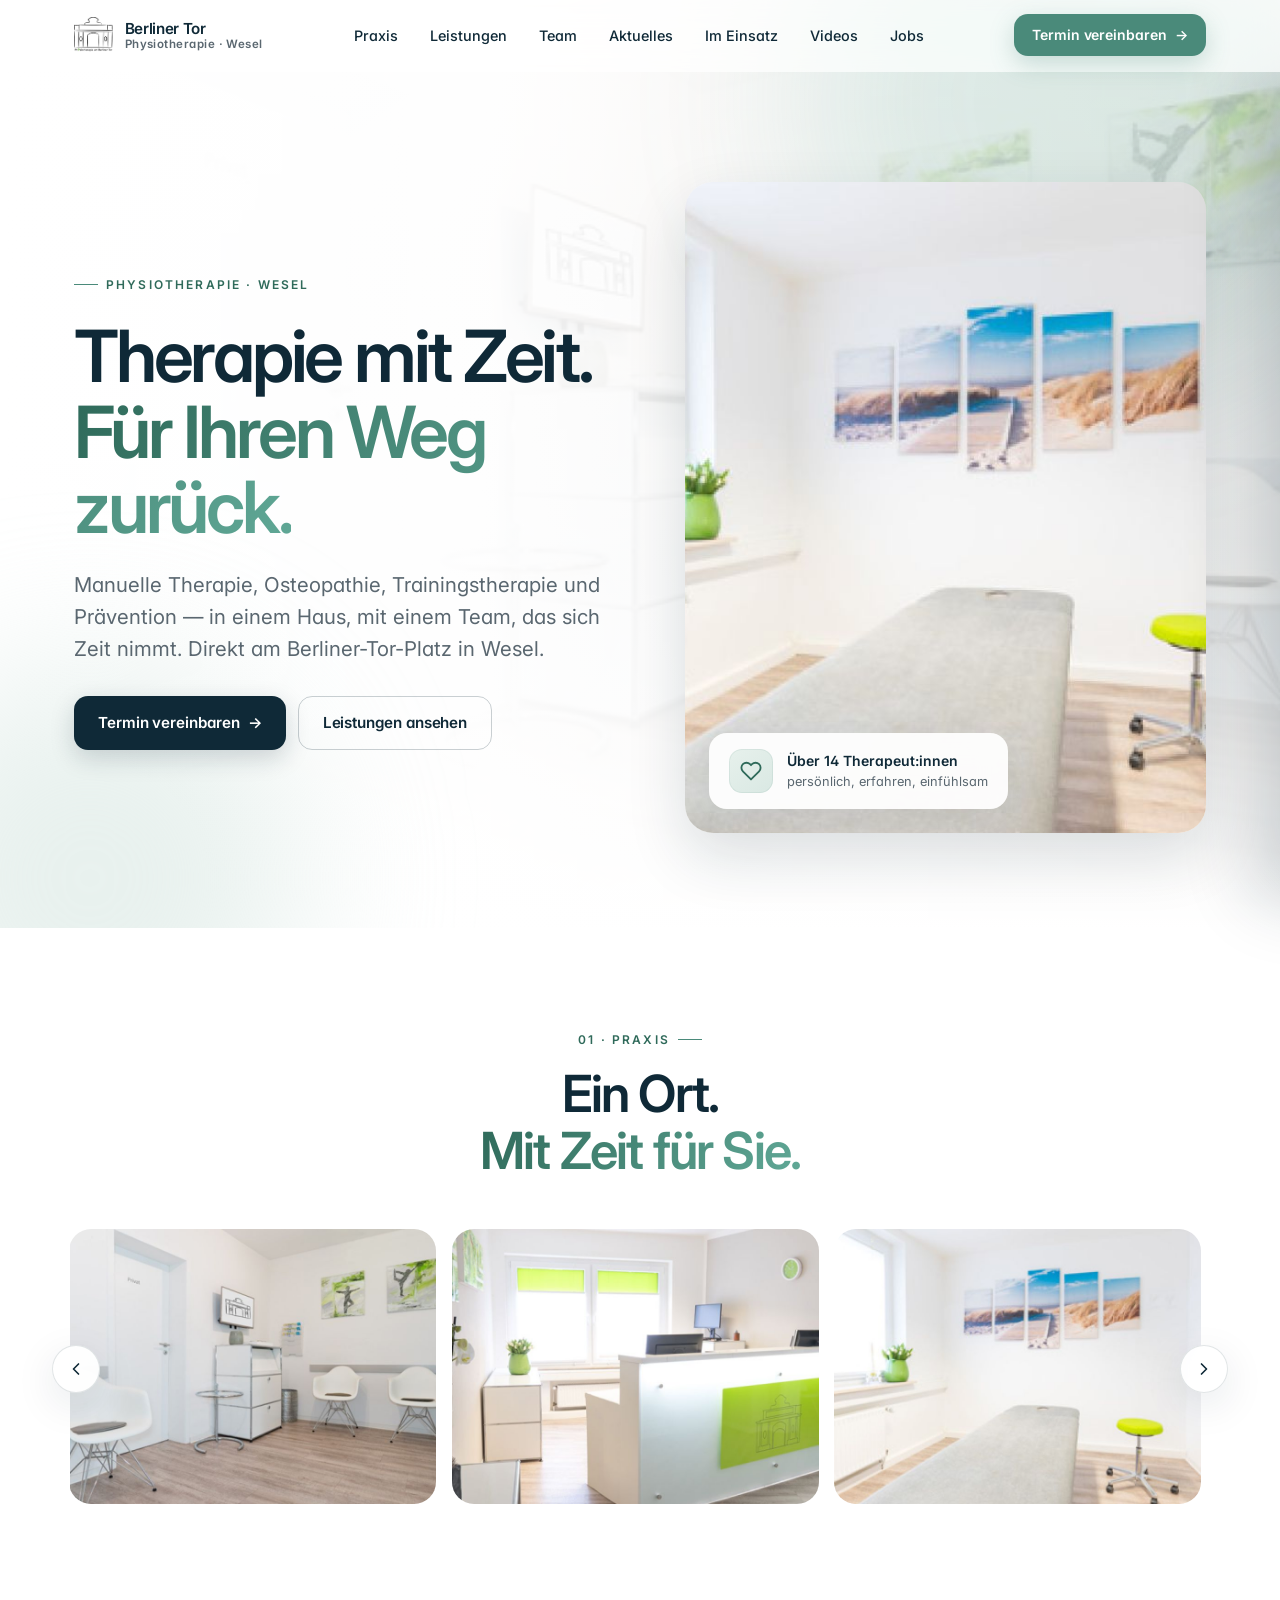
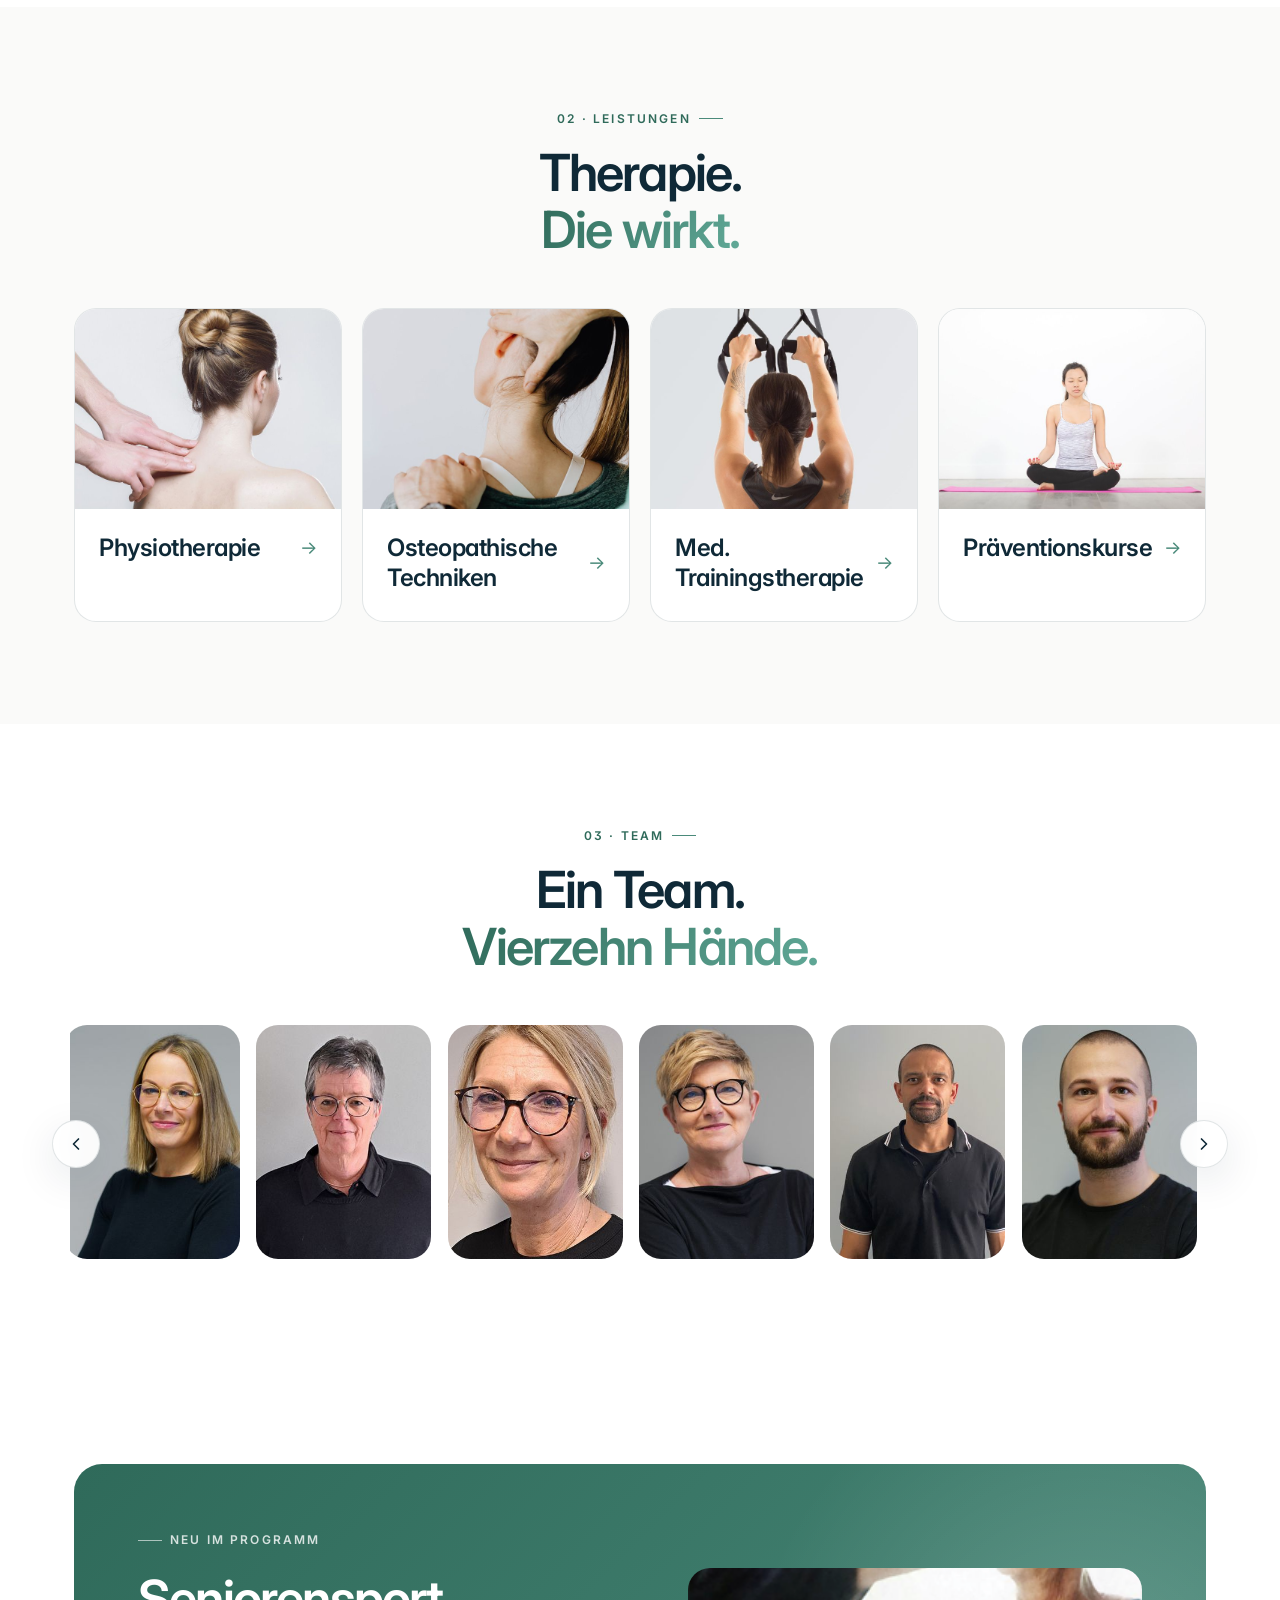
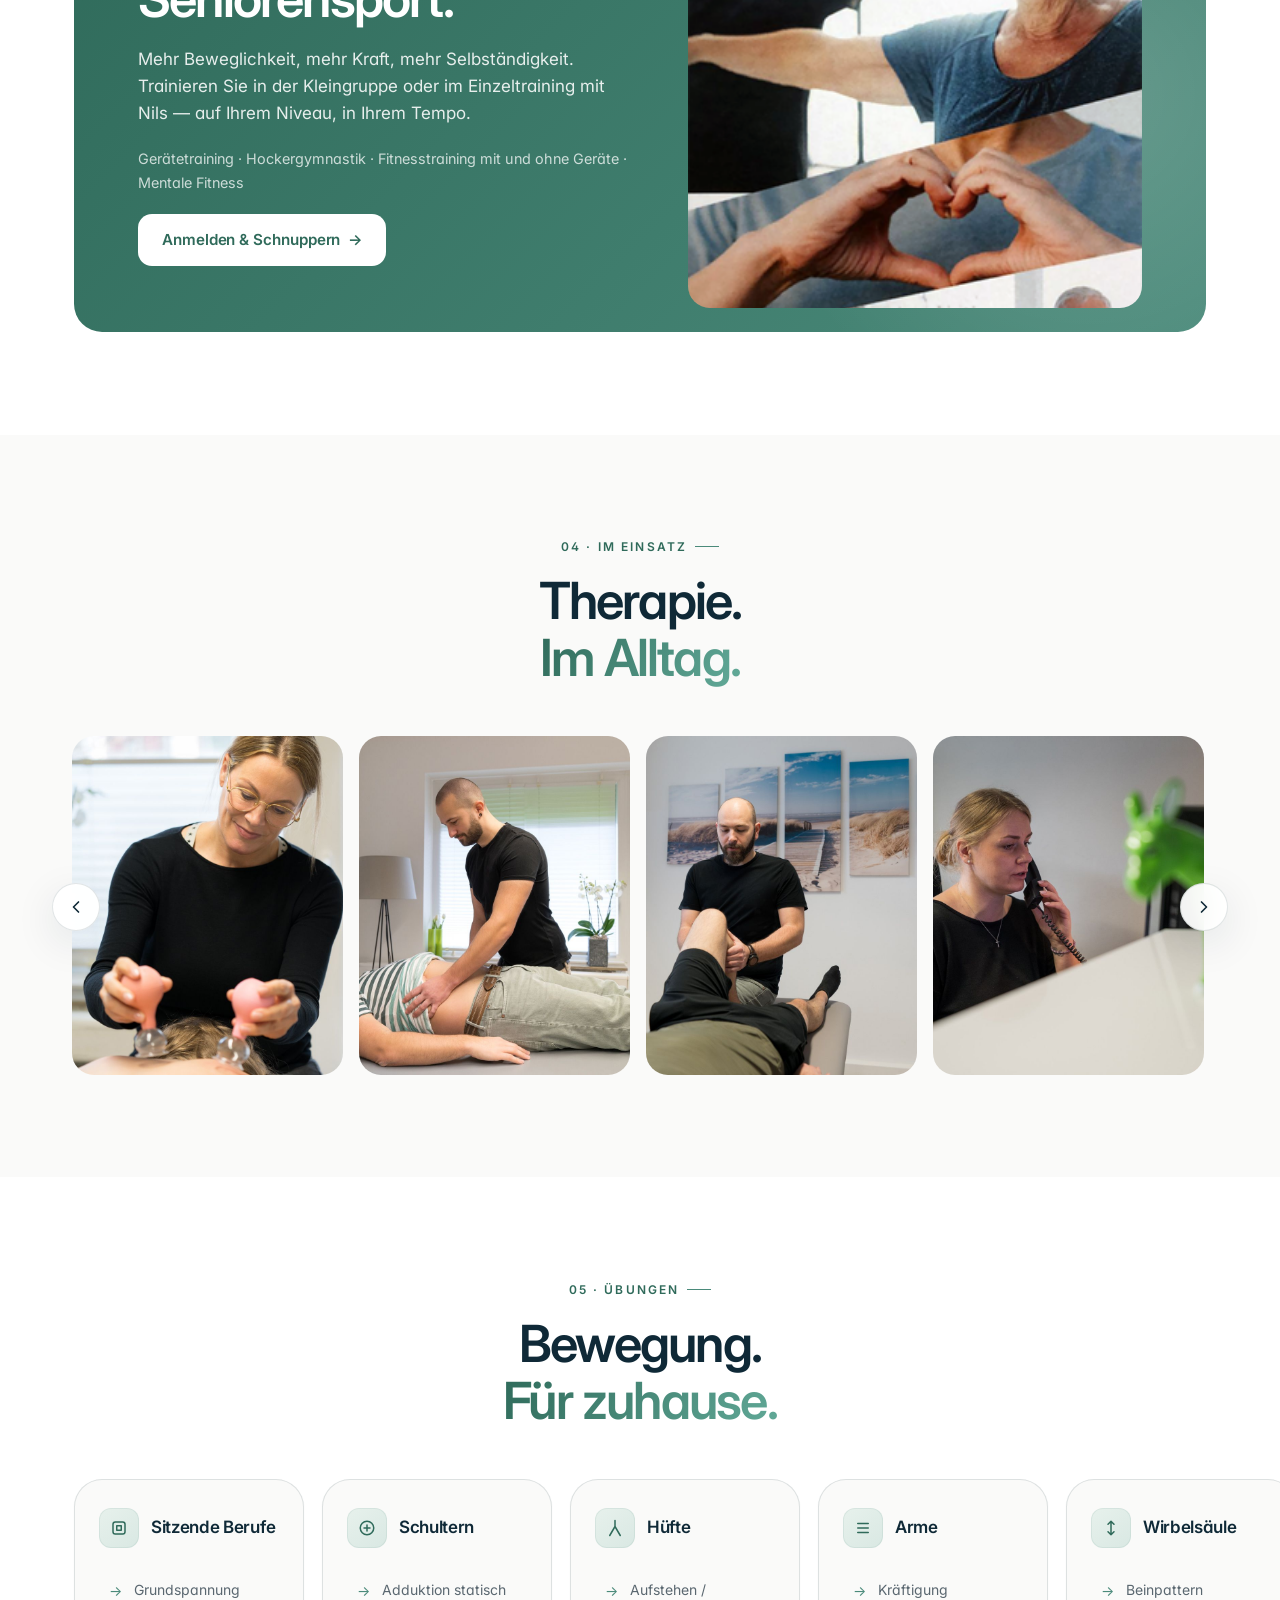
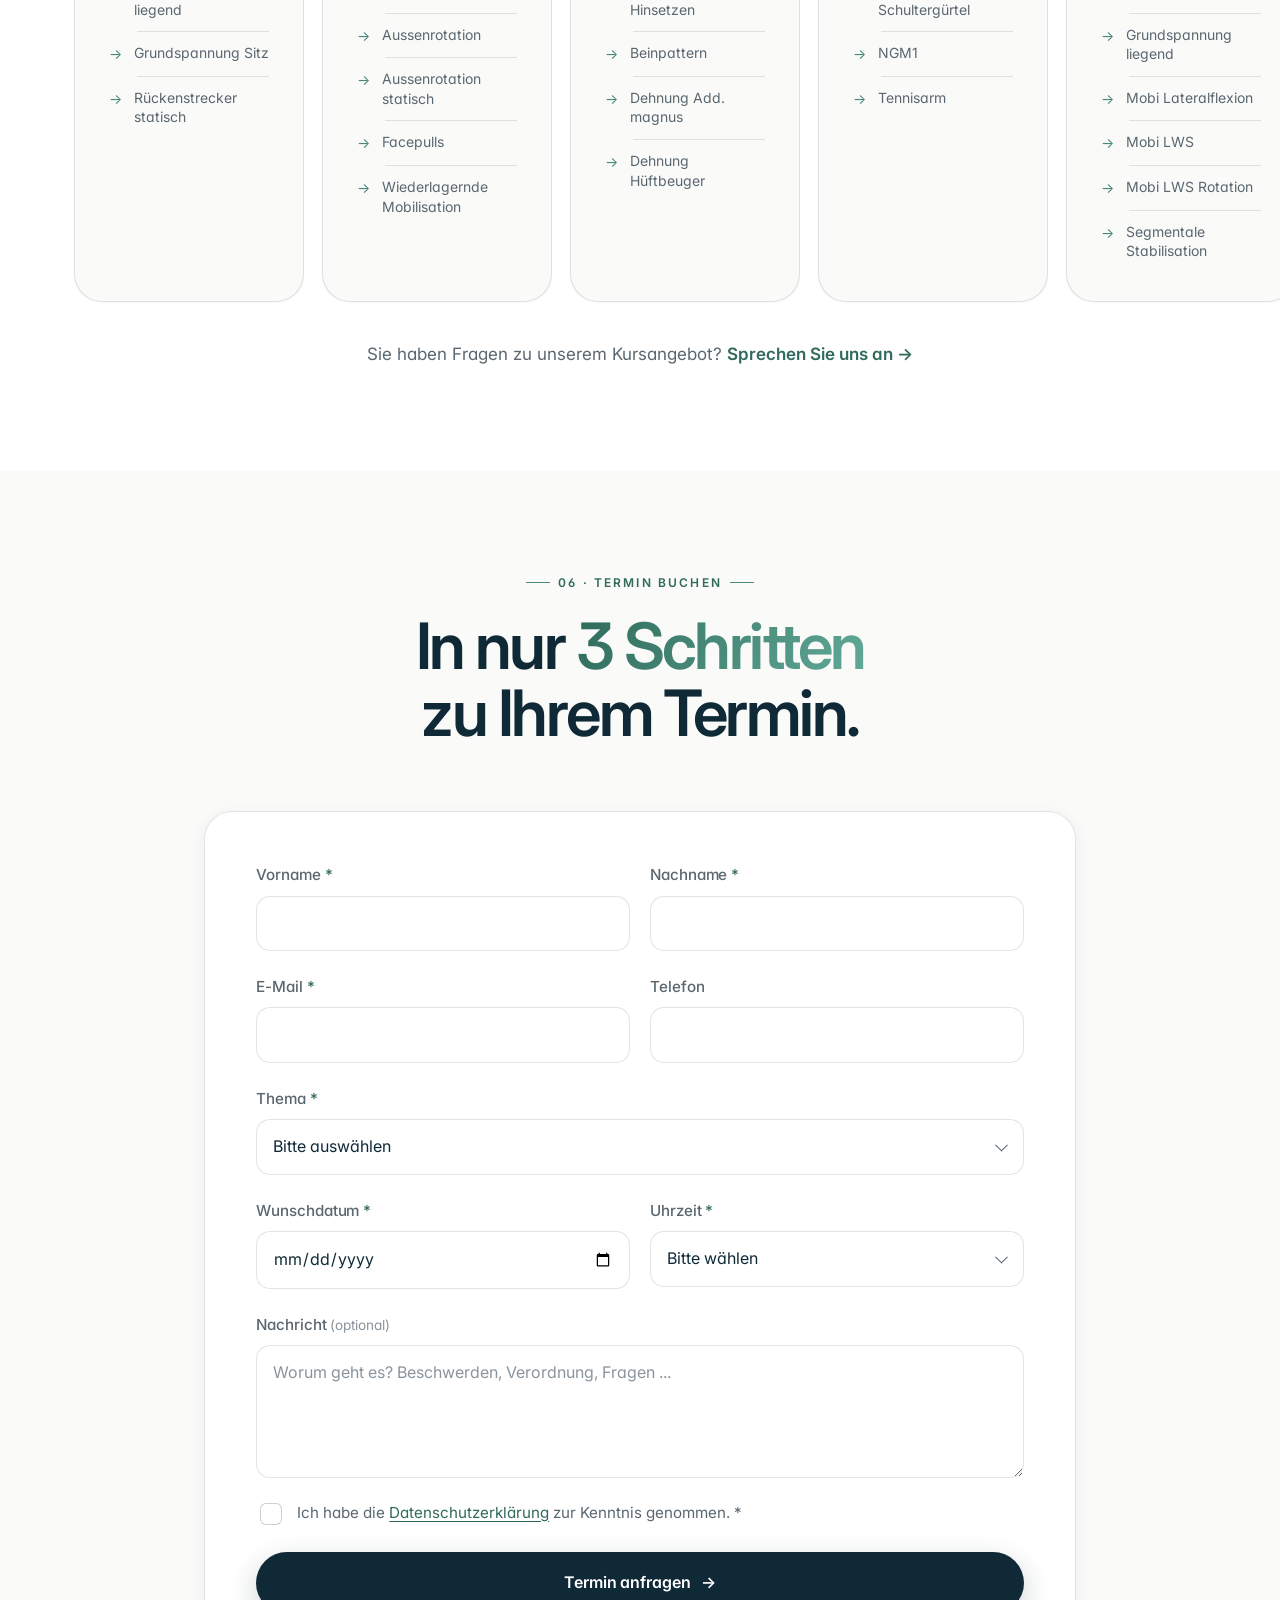
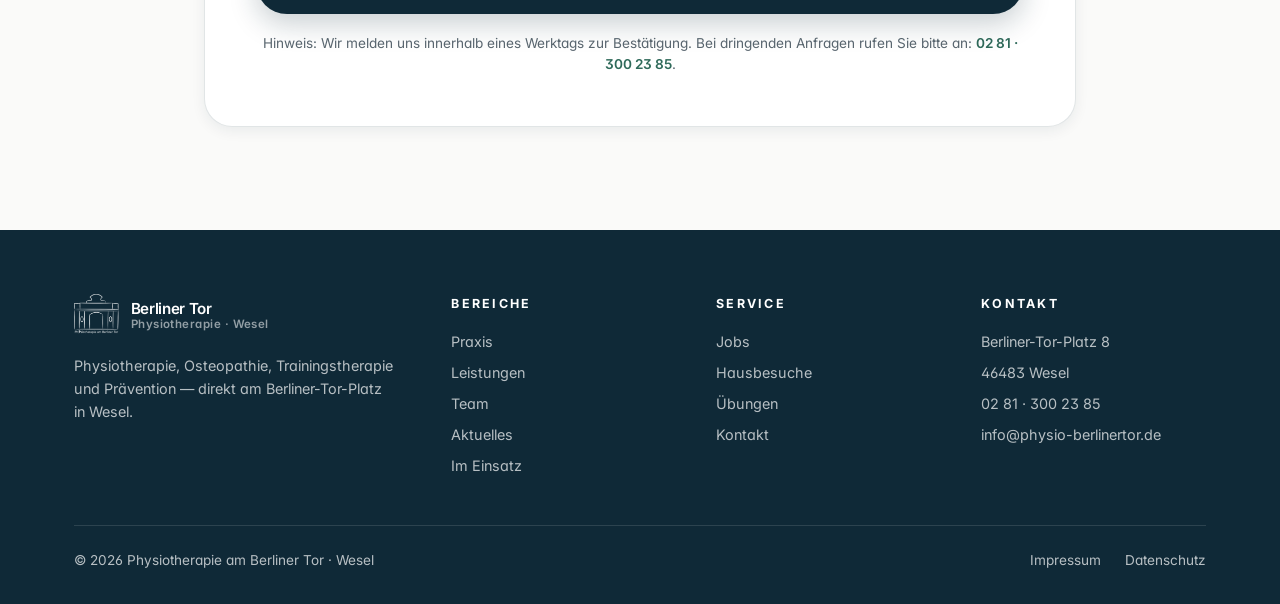
<file: index.html>
<!DOCTYPE html>
<html lang="de">
<head>
  <meta charset="UTF-8" />
  <meta name="viewport" content="width=device-width, initial-scale=1.0" />
  <title>Physiotherapie am Berliner Tor — Wesel</title>
  <meta name="description" content="Physiotherapie, Osteopathie, Trainingstherapie und Präventionskurse in Wesel. Persönliche Behandlung am Berliner-Tor-Platz." />
  <meta name="theme-color" content="#0f2937" />

  <link rel="preconnect" href="https://fonts.googleapis.com">
  <link rel="preconnect" href="https://fonts.gstatic.com" crossorigin>
  <link rel="stylesheet" href="https://fonts.googleapis.com/css2?family=Inter:wght@400;500;600;700&family=Playfair+Display:ital,wght@1,500;1,600&display=swap">

  <link rel="icon" type="image/png" href="images/logo.png">
  <link rel="stylesheet" href="style.css">
  <link rel="stylesheet" href="fx.css" />
</head>
<body>

<!-- =============== HEADER =============== -->
<header class="site-header" id="header">
  <div class="container nav">
    <a href="#" class="brand">
      <img src="images/logo.png" alt="Physiotherapie am Berliner Tor — Logo">
      <span class="brand-text">
        <strong>Berliner Tor</strong>
        <span>Physiotherapie · Wesel</span>
      </span>
    </a>

    <nav>
      <ul class="nav-list">
        <li><a href="#praxis">Praxis</a></li>
        <li><a href="#leistungen">Leistungen</a></li>
        <li><a href="#team">Team</a></li>
        <li><a href="#aktuelles">Aktuelles</a></li>
        <li><a href="#einsatz">Im Einsatz</a></li>
        <li><a href="#videos">Videos</a></li>
        <li><a href="jobs.html">Jobs</a></li>
      </ul>
    </nav>

    <a href="#termin" class="btn btn-accent btn-sm nav-cta">
      Termin vereinbaren
      <span class="arrow">→</span>
    </a>

    <button class="menu-toggle" id="menuToggle" aria-label="Menü">
      <span></span>
    </button>
  </div>
</header>

<!-- =============== DRAWER =============== -->
<aside class="drawer" id="drawer">
  <div class="drawer-inner">
    <a href="#praxis">Praxis</a>
    <a href="#leistungen">Leistungen</a>
    <a href="#team">Team</a>
    <a href="#aktuelles">Aktuelles</a>
    <a href="#einsatz">Im Einsatz</a>
    <a href="#videos">Videos</a>
    <a href="jobs.html">Jobs</a>
    <a href="kontakt.html">Kontakt</a>
    <a href="#termin" class="btn btn-accent">Termin vereinbaren</a>
  </div>
</aside>

<!-- =============== HERO =============== -->
<section class="hero">
  <div class="hero-bg" aria-hidden="true">
    <img src="images/praxis/warteraum-1.jpeg" alt="" loading="eager">
    <div class="hero-bg-wash"></div>
  </div>
  <span class="hero-orb hero-orb-1" aria-hidden="true"></span>
  <span class="hero-orb hero-orb-2" aria-hidden="true"></span>
  <div class="container hero-inner">
    <div class="hero-copy">
      <span class="eyebrow reveal">Physiotherapie · Wesel</span>
      <h1 class="reveal" data-delay="1">
        Therapie mit Zeit.<br>
        <span class="accent-gradient">Für Ihren Weg zurück.</span>
      </h1>
      <p class="lead reveal" data-delay="2">
        Manuelle Therapie, Osteopathie, Trainingstherapie und Prävention —
        in einem Haus, mit einem Team, das sich Zeit nimmt. Direkt am Berliner-Tor-Platz in Wesel.
      </p>

      <div class="hero-actions reveal" data-delay="3">
        <a href="#termin" class="btn btn-primary">
          Termin vereinbaren
          <span class="arrow">→</span>
        </a>
        <a href="#leistungen" class="btn btn-ghost">Leistungen ansehen</a>
      </div>

    </div>

    <div class="hero-visual reveal" data-delay="2">
      <img src="images/praxis/behandlungsraum-1.jpeg" alt="Behandlungsraum der Praxis" loading="eager">
      <div class="hero-badge">
        <div class="hero-badge-icon" aria-hidden="true">
          <svg width="22" height="22" viewBox="0 0 24 24" fill="none" stroke="currentColor" stroke-width="2" stroke-linecap="round" stroke-linejoin="round"><path d="M20.84 4.61a5.5 5.5 0 0 0-7.78 0L12 5.67l-1.06-1.06a5.5 5.5 0 0 0-7.78 7.78L12 21.23l8.84-8.84a5.5 5.5 0 0 0 0-7.78z"/></svg>
        </div>
        <div class="hero-badge-text">
          <strong>Über 14 Therapeut:innen</strong>
          <span>persönlich, erfahren, einfühlsam</span>
        </div>
      </div>
    </div>
  </div>
</section>

<!-- =============== PRAXIS =============== -->
<section id="praxis">
  <div class="container">
    <header class="section-head reveal">
      <span class="eyebrow">01 · Praxis</span>
      <h2>Ein Ort.<br><span class="accent-gradient">Mit Zeit für Sie.</span></h2>
    </header>

    <div class="carousel" data-carousel data-autoplay="3500">
      <div class="carousel-track praxis-track">
        <a class="carousel-item reveal" href="images/praxis/warteraum-1.jpeg" data-lightbox><img src="images/praxis/warteraum-1.jpeg" alt="Warteraum"></a>
        <a class="carousel-item reveal" href="images/praxis/anmeldung.jpeg" data-lightbox><img src="images/praxis/anmeldung.jpeg" alt="Anmeldung / Empfang"></a>
        <a class="carousel-item reveal" href="images/praxis/behandlungsraum-1.jpeg" data-lightbox><img src="images/praxis/behandlungsraum-1.jpeg" alt="Behandlungsraum"></a>
        <a class="carousel-item reveal" href="images/praxis/geraetetraining.jpeg" data-lightbox><img src="images/praxis/geraetetraining.jpeg" alt="Gerätetraining"></a>
        <a class="carousel-item reveal" href="images/praxis/behandlungsraum-2.jpeg" data-lightbox><img src="images/praxis/behandlungsraum-2.jpeg" alt="Weiterer Behandlungsraum"></a>
        <a class="carousel-item reveal" href="images/praxis/warteraum-2.jpeg" data-lightbox><img src="images/praxis/warteraum-2.jpeg" alt="Warteraum 2"></a>
        <a class="carousel-item reveal" href="images/praxis/towel.jpeg" data-lightbox><img src="images/praxis/towel.jpeg" alt="Wohlfühl-Atmosphäre"></a>
      </div>
      <button class="carousel-nav prev" aria-label="Zurück" data-prev>
        <svg width="20" height="20" viewBox="0 0 24 24" fill="none" stroke="currentColor" stroke-width="2" stroke-linecap="round" stroke-linejoin="round"><polyline points="15 18 9 12 15 6"/></svg>
      </button>
      <button class="carousel-nav next" aria-label="Weiter" data-next>
        <svg width="20" height="20" viewBox="0 0 24 24" fill="none" stroke="currentColor" stroke-width="2" stroke-linecap="round" stroke-linejoin="round"><polyline points="9 18 15 12 9 6"/></svg>
      </button>
    </div>
  </div>
</section>

<!-- =============== LEISTUNGEN =============== -->
<section id="leistungen" class="services">
  <div class="container">
    <header class="section-head reveal">
      <span class="eyebrow">02 · Leistungen</span>
      <h2>Therapie.<br><span class="accent-gradient">Die wirkt.</span></h2>
    </header>

    <div class="services-grid">
      <article class="service-card reveal">
        <div class="service-card-img"><img src="images/leistungen/physiotherapie.jpeg" alt="Physiotherapie"></div>
        <div class="service-card-body">
          <button type="button" class="service-toggle" aria-expanded="false">
            <h3>Physiotherapie</h3>
            <span class="service-arrow" aria-hidden="true">→</span>
          </button>
          <div class="service-panel">
            <div class="service-panel-inner">
              <ul>
                <li>Manuelle Therapie (MT)</li>
                <li>Krankengymnastik (KG)</li>
                <li>Manu-Fit</li>
                <li>Manuelle Lymphdrainage</li>
                <li>Kiefergelenk (CMD)</li>
                <li>Kinesiotaping & Schröpfen</li>
                <li>Hot Stone & Klassische Massage</li>
                <li>Thermotherapie</li>
                <li>Bobath · Hausbesuche</li>
              </ul>
            </div>
          </div>
        </div>
      </article>

      <article class="service-card reveal" data-delay="1">
        <div class="service-card-img"><img src="images/leistungen/osteopathie.jpeg" alt="Osteopathie"></div>
        <div class="service-card-body">
          <button type="button" class="service-toggle" aria-expanded="false">
            <h3>Osteopathische Techniken</h3>
            <span class="service-arrow" aria-hidden="true">→</span>
          </button>
          <div class="service-panel">
            <div class="service-panel-inner">
              <ul>
                <li>Parietale Techniken</li>
                <li>Fasziale Techniken</li>
                <li>General Osteopathic Treatment (GOT)</li>
                <li>Strain & Counterstrain</li>
              </ul>
            </div>
          </div>
        </div>
      </article>

      <article class="service-card reveal" data-delay="2">
        <div class="service-card-img"><img src="images/leistungen/mtt.jpeg" alt="Med. Trainingstherapie"></div>
        <div class="service-card-body">
          <button type="button" class="service-toggle" aria-expanded="false">
            <h3>Med. Trainingstherapie</h3>
            <span class="service-arrow" aria-hidden="true">→</span>
          </button>
          <div class="service-panel">
            <div class="service-panel-inner">
              <ul>
                <li>Krankengymnastik am Gerät</li>
                <li>Freies & betreutes Training</li>
                <li>Personal Training</li>
                <li>Funktionelles Training</li>
                <li>Einzel- oder Gruppentraining</li>
              </ul>
              <p class="service-note">Gruppentraining in Kleingruppen bis max. 5 Teilnehmer.</p>
            </div>
          </div>
        </div>
      </article>

      <article class="service-card reveal" data-delay="3">
        <div class="service-card-img"><img src="images/leistungen/praevention.jpeg" alt="Präventionskurse"></div>
        <div class="service-card-body">
          <button type="button" class="service-toggle" aria-expanded="false">
            <h3>Präventionskurse</h3>
            <span class="service-arrow" aria-hidden="true">→</span>
          </button>
          <div class="service-panel">
            <div class="service-panel-inner">
              <ul>
                <li>Hatha Yoga</li>
                <li>Rückenfit</li>
                <li>Faszientraining</li>
                <li>Seniorensport</li>
              </ul>
              <p class="service-note">Bis zu 80 % Erstattung über die Krankenkasse möglich (2× pro Jahr).</p>
            </div>
          </div>
        </div>
      </article>
    </div>
  </div>
</section>

<!-- =============== TEAM =============== -->
<section id="team">
  <div class="container">
    <header class="section-head reveal">
      <span class="eyebrow">03 · Team</span>
      <h2>Ein Team.<br><span class="accent-gradient">Vierzehn Hände.</span></h2>
    </header>

    <div class="carousel" data-carousel data-autoplay="3500">
      <div class="carousel-track team-track">
        <div class="carousel-item team-item reveal"><img src="images/team/inge.jpeg" alt="Inge"><div class="team-card-name">Inge</div></div>
        <div class="carousel-item team-item reveal"><img src="images/team/sonja.jpeg" alt="Sonja"><div class="team-card-name">Sonja · Empfang</div></div>
        <div class="carousel-item team-item reveal"><img src="images/team/alexandra.jpeg" alt="Alexandra"><div class="team-card-name">Alexandra</div></div>
        <div class="carousel-item team-item reveal"><img src="images/team/teammitglied-1.jpeg" alt="Teammitglied"><div class="team-card-name">Therapie</div></div>
        <div class="carousel-item team-item reveal"><img src="images/team/nils.jpeg" alt="Nils"><div class="team-card-name">Nils · Trainer</div></div>
        <div class="carousel-item team-item reveal"><img src="images/team/teammitglied-2.jpeg" alt="Teammitglied"><div class="team-card-name">Therapie</div></div>
        <div class="carousel-item team-item reveal"><img src="images/team/teammitglied-3.jpeg" alt="Teammitglied"><div class="team-card-name">Therapie</div></div>
        <div class="carousel-item team-item reveal"><img src="images/team/daniel.jpeg" alt="Daniel Borgmann"><div class="team-card-name">Daniel Borgmann</div></div>
        <div class="carousel-item team-item reveal"><img src="images/team/teammitglied-4.jpeg" alt="Teammitglied"><div class="team-card-name">Therapie</div></div>
        <div class="carousel-item team-item reveal"><img src="images/team/m-geling.jpeg" alt="M. Geling"><div class="team-card-name">M. Geling</div></div>
        <div class="carousel-item team-item reveal"><img src="images/team/david.jpeg" alt="David"><div class="team-card-name">David</div></div>
        <div class="carousel-item team-item reveal"><img src="images/team/malte.jpeg" alt="Malte"><div class="team-card-name">Malte</div></div>
        <div class="carousel-item team-item reveal"><img src="images/team/teammitglied-5.jpeg" alt="Teammitglied"><div class="team-card-name">Therapie</div></div>
        <div class="carousel-item team-item reveal"><img src="images/team/teammitglied-6.jpeg" alt="Teammitglied"><div class="team-card-name">Therapie</div></div>
      </div>
      <button class="carousel-nav prev" aria-label="Zurück" data-prev>
        <svg width="20" height="20" viewBox="0 0 24 24" fill="none" stroke="currentColor" stroke-width="2" stroke-linecap="round" stroke-linejoin="round"><polyline points="15 18 9 12 15 6"/></svg>
      </button>
      <button class="carousel-nav next" aria-label="Weiter" data-next>
        <svg width="20" height="20" viewBox="0 0 24 24" fill="none" stroke="currentColor" stroke-width="2" stroke-linecap="round" stroke-linejoin="round"><polyline points="9 18 15 12 9 6"/></svg>
      </button>
    </div>
  </div>
</section>

<!-- =============== AKTUELLES =============== -->
<section id="aktuelles">
  <div class="container">
    <div class="highlight reveal">
      <div class="highlight-copy">
        <span class="eyebrow">Neu im Programm</span>
        <h2>Seniorensport.</h2>
        <p>Mehr Beweglichkeit, mehr Kraft, mehr Selbständigkeit. Trainieren Sie in der Kleingruppe oder im Einzeltraining mit Nils — auf Ihrem Niveau, in Ihrem Tempo.</p>
        <p style="font-size: 0.9rem; opacity: 0.85;">
          Gerätetraining · Hockergymnastik · Fitnesstraining mit und ohne Geräte · Mentale Fitness
        </p>
        <a href="#termin" class="btn btn-light">
          Anmelden &amp; Schnuppern
          <span class="arrow">→</span>
        </a>
      </div>
      <div class="highlight-visual">
        <img src="images/aktuelles/seniorensport.png" alt="Seniorensport">
      </div>
    </div>
  </div>
</section>

<!-- =============== IM EINSATZ =============== -->
<section id="einsatz" class="einsatz">
  <div class="container">
    <header class="section-head reveal">
      <span class="eyebrow">04 · Im Einsatz</span>
      <h2>Therapie.<br><span class="accent-gradient">Im Alltag.</span></h2>
    </header>

    <div class="carousel" data-carousel data-autoplay="3500">
      <div class="carousel-track einsatz-track">
        <a class="carousel-item reveal" href="images/einsatz/einsatz-1.jpeg" data-lightbox><img src="images/einsatz/einsatz-1.jpeg" alt="Im Einsatz"></a>
        <a class="carousel-item reveal" href="images/einsatz/einsatz-2.jpeg" data-lightbox><img src="images/einsatz/einsatz-2.jpeg" alt="Im Einsatz"></a>
        <a class="carousel-item reveal" href="images/einsatz/einsatz-3.jpeg" data-lightbox><img src="images/einsatz/einsatz-3.jpeg" alt="Im Einsatz"></a>
        <a class="carousel-item reveal" href="images/einsatz/einsatz-4.jpeg" data-lightbox><img src="images/einsatz/einsatz-4.jpeg" alt="Im Einsatz"></a>
        <a class="carousel-item reveal" href="images/einsatz/training.jpeg" data-lightbox><img src="images/einsatz/training.jpeg" alt="Training"></a>
        <a class="carousel-item reveal" href="images/einsatz/einsatz-5.jpeg" data-lightbox><img src="images/einsatz/einsatz-5.jpeg" alt="Im Einsatz"></a>
        <a class="carousel-item reveal" href="images/einsatz/rezi.jpeg" data-lightbox><img src="images/einsatz/rezi.jpeg" alt="Rezeption"></a>
        <a class="carousel-item reveal" href="images/einsatz/einsatz-6.jpeg" data-lightbox><img src="images/einsatz/einsatz-6.jpeg" alt="Im Einsatz"></a>
        <a class="carousel-item reveal" href="images/einsatz/knie.jpeg" data-lightbox><img src="images/einsatz/knie.jpeg" alt="Knie-Therapie"></a>
      </div>
      <button class="carousel-nav prev" aria-label="Zurück" data-prev>
        <svg width="20" height="20" viewBox="0 0 24 24" fill="none" stroke="currentColor" stroke-width="2" stroke-linecap="round" stroke-linejoin="round"><polyline points="15 18 9 12 15 6"/></svg>
      </button>
      <button class="carousel-nav next" aria-label="Weiter" data-next>
        <svg width="20" height="20" viewBox="0 0 24 24" fill="none" stroke="currentColor" stroke-width="2" stroke-linecap="round" stroke-linejoin="round"><polyline points="9 18 15 12 9 6"/></svg>
      </button>
    </div>
  </div>
</section>

<!-- =============== VIDEOS =============== -->
<section id="videos">
  <div class="container">
    <header class="section-head reveal">
      <span class="eyebrow">05 · Übungen</span>
      <h2>Bewegung.<br><span class="accent-gradient">Für zuhause.</span></h2>
    </header>

    <div class="videos-grid">
      <div class="video-cat reveal">
        <div class="video-cat-head">
          <div class="icon"><svg width="18" height="18" viewBox="0 0 24 24" fill="none" stroke="currentColor" stroke-width="2" stroke-linecap="round" stroke-linejoin="round"><rect x="4" y="4" width="16" height="16" rx="3"/><path d="M9 9h6v6H9z"/></svg></div>
          <h4>Sitzende Berufe</h4>
        </div>
        <ul class="exercise-list">
          <li class="exercise">
            <button type="button" class="exercise-toggle" aria-expanded="false">
              <span class="exercise-arrow" aria-hidden="true">→</span>
              <span class="exercise-name">Grundspannung liegend</span>
            </button>
            <div class="exercise-panel">
              <div class="exercise-video">
                <video controls preload="none" playsinline>
                  <source src="images/video/sitzende-berufe/grundspannung-liegend-gestreckt.mp4" type="video/mp4">
                </video>
              </div>
              <ul class="exercise-points">
                <li>Ausgangsposition ruhig einnehmen</li>
                <li>Bewegung langsam und kontrolliert ausführen</li>
                <li>2–3 Sätze à 10–15 Wiederholungen</li>
                <li>Bei Schmerzen Übung abbrechen</li>
              </ul>
            </div>
          </li>
          <li class="exercise">
            <button type="button" class="exercise-toggle" aria-expanded="false">
              <span class="exercise-arrow" aria-hidden="true">→</span>
              <span class="exercise-name">Grundspannung Sitz</span>
            </button>
            <div class="exercise-panel">
              <div class="exercise-video">
                <video controls preload="none" playsinline>
                  <source src="images/video/sitzende-berufe/grundspannung-sitz.mp4" type="video/mp4">
                </video>
              </div>
              <ul class="exercise-points">
                <li>Ausgangsposition ruhig einnehmen</li>
                <li>Bewegung langsam und kontrolliert ausführen</li>
                <li>2–3 Sätze à 10–15 Wiederholungen</li>
                <li>Bei Schmerzen Übung abbrechen</li>
              </ul>
            </div>
          </li>
          <li class="exercise">
            <button type="button" class="exercise-toggle" aria-expanded="false">
              <span class="exercise-arrow" aria-hidden="true">→</span>
              <span class="exercise-name">Rückenstrecker statisch</span>
            </button>
            <div class="exercise-panel">
              <div class="exercise-video">
                <video controls preload="none" playsinline>
                  <source src="images/video/sitzende-berufe/rueckenstrecker-statisch.mp4" type="video/mp4">
                </video>
              </div>
              <ul class="exercise-points">
                <li>Ausgangsposition ruhig einnehmen</li>
                <li>Bewegung langsam und kontrolliert ausführen</li>
                <li>2–3 Sätze à 10–15 Wiederholungen</li>
                <li>Bei Schmerzen Übung abbrechen</li>
              </ul>
            </div>
          </li>
        </ul>
      </div>

      <div class="video-cat reveal" data-delay="1">
        <div class="video-cat-head">
          <div class="icon"><svg width="18" height="18" viewBox="0 0 24 24" fill="none" stroke="currentColor" stroke-width="2" stroke-linecap="round" stroke-linejoin="round"><circle cx="12" cy="12" r="9"/><path d="M8 12h8M12 8v8"/></svg></div>
          <h4>Schultern</h4>
        </div>
        <ul class="exercise-list">
          <li class="exercise">
            <button type="button" class="exercise-toggle" aria-expanded="false">
              <span class="exercise-arrow" aria-hidden="true">→</span>
              <span class="exercise-name">Adduktion statisch</span>
            </button>
            <div class="exercise-panel">
              <div class="exercise-video">
                <video controls preload="none" playsinline>
                  <source src="images/video/schulter/adduktion-schulter-statisch.mp4" type="video/mp4">
                </video>
              </div>
              <ul class="exercise-points">
                <li>Ausgangsposition ruhig einnehmen</li>
                <li>Bewegung langsam und kontrolliert ausführen</li>
                <li>2–3 Sätze à 10–15 Wiederholungen</li>
                <li>Bei Schmerzen Übung abbrechen</li>
              </ul>
            </div>
          </li>
          <li class="exercise">
            <button type="button" class="exercise-toggle" aria-expanded="false">
              <span class="exercise-arrow" aria-hidden="true">→</span>
              <span class="exercise-name">Aussenrotation</span>
            </button>
            <div class="exercise-panel">
              <div class="exercise-video">
                <video controls preload="none" playsinline>
                  <source src="images/video/schulter/aussenrotation-schulter.mp4" type="video/mp4">
                </video>
              </div>
              <ul class="exercise-points">
                <li>Ausgangsposition ruhig einnehmen</li>
                <li>Bewegung langsam und kontrolliert ausführen</li>
                <li>2–3 Sätze à 10–15 Wiederholungen</li>
                <li>Bei Schmerzen Übung abbrechen</li>
              </ul>
            </div>
          </li>
          <li class="exercise">
            <button type="button" class="exercise-toggle" aria-expanded="false">
              <span class="exercise-arrow" aria-hidden="true">→</span>
              <span class="exercise-name">Aussenrotation statisch</span>
            </button>
            <div class="exercise-panel">
              <div class="exercise-video">
                <video controls preload="none" playsinline>
                  <source src="images/video/schulter/aussenrotation-schultersstatisch.mp4" type="video/mp4">
                </video>
              </div>
              <ul class="exercise-points">
                <li>Ausgangsposition ruhig einnehmen</li>
                <li>Bewegung langsam und kontrolliert ausführen</li>
                <li>2–3 Sätze à 10–15 Wiederholungen</li>
                <li>Bei Schmerzen Übung abbrechen</li>
              </ul>
            </div>
          </li>
          <li class="exercise">
            <button type="button" class="exercise-toggle" aria-expanded="false">
              <span class="exercise-arrow" aria-hidden="true">→</span>
              <span class="exercise-name">Facepulls</span>
            </button>
            <div class="exercise-panel">
              <div class="exercise-video">
                <video controls preload="none" playsinline>
                  <source src="images/video/schulter/facepulls.mp4" type="video/mp4">
                </video>
              </div>
              <ul class="exercise-points">
                <li>Ausgangsposition ruhig einnehmen</li>
                <li>Bewegung langsam und kontrolliert ausführen</li>
                <li>2–3 Sätze à 10–15 Wiederholungen</li>
                <li>Bei Schmerzen Übung abbrechen</li>
              </ul>
            </div>
          </li>
          <li class="exercise">
            <button type="button" class="exercise-toggle" aria-expanded="false">
              <span class="exercise-arrow" aria-hidden="true">→</span>
              <span class="exercise-name">Wiederlagernde Mobilisation</span>
            </button>
            <div class="exercise-panel">
              <div class="exercise-video">
                <video controls preload="none" playsinline>
                  <source src="images/video/schulter/wiederlagernde-mobilisation-schulter.mp4" type="video/mp4">
                </video>
              </div>
              <ul class="exercise-points">
                <li>Ausgangsposition ruhig einnehmen</li>
                <li>Bewegung langsam und kontrolliert ausführen</li>
                <li>2–3 Sätze à 10–15 Wiederholungen</li>
                <li>Bei Schmerzen Übung abbrechen</li>
              </ul>
            </div>
          </li>
        </ul>
      </div>

      <div class="video-cat reveal" data-delay="2">
        <div class="video-cat-head">
          <div class="icon"><svg width="18" height="18" viewBox="0 0 24 24" fill="none" stroke="currentColor" stroke-width="2" stroke-linecap="round" stroke-linejoin="round"><path d="M12 2v8M5 22l7-12 7 12"/></svg></div>
          <h4>Hüfte</h4>
        </div>
        <ul class="exercise-list">
          <li class="exercise">
            <button type="button" class="exercise-toggle" aria-expanded="false">
              <span class="exercise-arrow" aria-hidden="true">→</span>
              <span class="exercise-name">Aufstehen / Hinsetzen</span>
            </button>
            <div class="exercise-panel">
              <div class="exercise-video">
                <video controls preload="none" playsinline>
                  <source src="images/video/huefte/aufstehen-hinsetzen.mp4" type="video/mp4">
                </video>
              </div>
              <ul class="exercise-points">
                <li>Ausgangsposition ruhig einnehmen</li>
                <li>Bewegung langsam und kontrolliert ausführen</li>
                <li>2–3 Sätze à 10–15 Wiederholungen</li>
                <li>Bei Schmerzen Übung abbrechen</li>
              </ul>
            </div>
          </li>
          <li class="exercise">
            <button type="button" class="exercise-toggle" aria-expanded="false">
              <span class="exercise-arrow" aria-hidden="true">→</span>
              <span class="exercise-name">Beinpattern</span>
            </button>
            <div class="exercise-panel">
              <div class="exercise-video">
                <video controls preload="none" playsinline>
                  <source src="images/video/huefte/beinpattern.mp4" type="video/mp4">
                </video>
              </div>
              <ul class="exercise-points">
                <li>Ausgangsposition ruhig einnehmen</li>
                <li>Bewegung langsam und kontrolliert ausführen</li>
                <li>2–3 Sätze à 10–15 Wiederholungen</li>
                <li>Bei Schmerzen Übung abbrechen</li>
              </ul>
            </div>
          </li>
          <li class="exercise">
            <button type="button" class="exercise-toggle" aria-expanded="false">
              <span class="exercise-arrow" aria-hidden="true">→</span>
              <span class="exercise-name">Dehnung Add. magnus</span>
            </button>
            <div class="exercise-panel">
              <div class="exercise-video">
                <video controls preload="none" playsinline>
                  <source src="images/video/huefte/dehnung-add-magnus.mp4" type="video/mp4">
                </video>
              </div>
              <ul class="exercise-points">
                <li>Ausgangsposition ruhig einnehmen</li>
                <li>Bewegung langsam und kontrolliert ausführen</li>
                <li>2–3 Sätze à 10–15 Wiederholungen</li>
                <li>Bei Schmerzen Übung abbrechen</li>
              </ul>
            </div>
          </li>
          <li class="exercise">
            <button type="button" class="exercise-toggle" aria-expanded="false">
              <span class="exercise-arrow" aria-hidden="true">→</span>
              <span class="exercise-name">Dehnung Hüftbeuger</span>
            </button>
            <div class="exercise-panel">
              <div class="exercise-video">
                <video controls preload="none" playsinline>
                  <source src="images/video/huefte/dehnung-hueftbeuger.mp4" type="video/mp4">
                </video>
              </div>
              <ul class="exercise-points">
                <li>Ausgangsposition ruhig einnehmen</li>
                <li>Bewegung langsam und kontrolliert ausführen</li>
                <li>2–3 Sätze à 10–15 Wiederholungen</li>
                <li>Bei Schmerzen Übung abbrechen</li>
              </ul>
            </div>
          </li>
        </ul>
      </div>

      <div class="video-cat reveal" data-delay="3">
        <div class="video-cat-head">
          <div class="icon"><svg width="18" height="18" viewBox="0 0 24 24" fill="none" stroke="currentColor" stroke-width="2" stroke-linecap="round" stroke-linejoin="round"><path d="M5 12h14M5 6h14M5 18h14"/></svg></div>
          <h4>Arme</h4>
        </div>
        <ul class="exercise-list">
          <li class="exercise">
            <button type="button" class="exercise-toggle" aria-expanded="false">
              <span class="exercise-arrow" aria-hidden="true">→</span>
              <span class="exercise-name">Kräftigung Schultergürtel</span>
            </button>
            <div class="exercise-panel">
              <div class="exercise-video">
                <video controls preload="none" playsinline>
                  <source src="images/video/arme/kraeftigung-schulterguertel.mp4" type="video/mp4">
                </video>
              </div>
              <ul class="exercise-points">
                <li>Ausgangsposition ruhig einnehmen</li>
                <li>Bewegung langsam und kontrolliert ausführen</li>
                <li>2–3 Sätze à 10–15 Wiederholungen</li>
                <li>Bei Schmerzen Übung abbrechen</li>
              </ul>
            </div>
          </li>
          <li class="exercise">
            <button type="button" class="exercise-toggle" aria-expanded="false">
              <span class="exercise-arrow" aria-hidden="true">→</span>
              <span class="exercise-name">NGM1</span>
            </button>
            <div class="exercise-panel">
              <div class="exercise-video">
                <video controls preload="none" playsinline>
                  <source src="images/video/arme/ngm1.mp4" type="video/mp4">
                </video>
              </div>
              <ul class="exercise-points">
                <li>Ausgangsposition ruhig einnehmen</li>
                <li>Bewegung langsam und kontrolliert ausführen</li>
                <li>2–3 Sätze à 10–15 Wiederholungen</li>
                <li>Bei Schmerzen Übung abbrechen</li>
              </ul>
            </div>
          </li>
          <li class="exercise">
            <button type="button" class="exercise-toggle" aria-expanded="false">
              <span class="exercise-arrow" aria-hidden="true">→</span>
              <span class="exercise-name">Tennisarm</span>
            </button>
            <div class="exercise-panel">
              <div class="exercise-video">
                <video controls preload="none" playsinline>
                  <source src="images/video/arme/tennisarm.mp4" type="video/mp4">
                </video>
              </div>
              <ul class="exercise-points">
                <li>Ausgangsposition ruhig einnehmen</li>
                <li>Bewegung langsam und kontrolliert ausführen</li>
                <li>2–3 Sätze à 10–15 Wiederholungen</li>
                <li>Bei Schmerzen Übung abbrechen</li>
              </ul>
            </div>
          </li>
        </ul>
      </div>

      <div class="video-cat reveal" data-delay="4">
        <div class="video-cat-head">
          <div class="icon"><svg width="18" height="18" viewBox="0 0 24 24" fill="none" stroke="currentColor" stroke-width="2" stroke-linecap="round" stroke-linejoin="round"><path d="M12 3v18M8 7l4-4 4 4M8 17l4 4 4-4"/></svg></div>
          <h4>Wirbelsäule</h4>
        </div>
        <ul class="exercise-list">
          <li class="exercise">
            <button type="button" class="exercise-toggle" aria-expanded="false">
              <span class="exercise-arrow" aria-hidden="true">→</span>
              <span class="exercise-name">Beinpattern</span>
            </button>
            <div class="exercise-panel">
              <div class="exercise-video">
                <video controls preload="none" playsinline>
                  <source src="images/video/wirbelsaeule-becken/beinpattern.mp4" type="video/mp4">
                </video>
              </div>
              <ul class="exercise-points">
                <li>Ausgangsposition ruhig einnehmen</li>
                <li>Bewegung langsam und kontrolliert ausführen</li>
                <li>2–3 Sätze à 10–15 Wiederholungen</li>
                <li>Bei Schmerzen Übung abbrechen</li>
              </ul>
            </div>
          </li>
          <li class="exercise">
            <button type="button" class="exercise-toggle" aria-expanded="false">
              <span class="exercise-arrow" aria-hidden="true">→</span>
              <span class="exercise-name">Grundspannung liegend</span>
            </button>
            <div class="exercise-panel">
              <div class="exercise-video">
                <video controls preload="none" playsinline>
                  <source src="images/video/wirbelsaeule-becken/grundspannung-liegend-gestreckt.mp4" type="video/mp4">
                </video>
              </div>
              <ul class="exercise-points">
                <li>Ausgangsposition ruhig einnehmen</li>
                <li>Bewegung langsam und kontrolliert ausführen</li>
                <li>2–3 Sätze à 10–15 Wiederholungen</li>
                <li>Bei Schmerzen Übung abbrechen</li>
              </ul>
            </div>
          </li>
          <li class="exercise">
            <button type="button" class="exercise-toggle" aria-expanded="false">
              <span class="exercise-arrow" aria-hidden="true">→</span>
              <span class="exercise-name">Mobi Lateralflexion</span>
            </button>
            <div class="exercise-panel">
              <div class="exercise-video">
                <video controls preload="none" playsinline>
                  <source src="images/video/wirbelsaeule-becken/mobi-lateralflexion.mp4" type="video/mp4">
                </video>
              </div>
              <ul class="exercise-points">
                <li>Ausgangsposition ruhig einnehmen</li>
                <li>Bewegung langsam und kontrolliert ausführen</li>
                <li>2–3 Sätze à 10–15 Wiederholungen</li>
                <li>Bei Schmerzen Übung abbrechen</li>
              </ul>
            </div>
          </li>
          <li class="exercise">
            <button type="button" class="exercise-toggle" aria-expanded="false">
              <span class="exercise-arrow" aria-hidden="true">→</span>
              <span class="exercise-name">Mobi LWS</span>
            </button>
            <div class="exercise-panel">
              <div class="exercise-video">
                <video controls preload="none" playsinline>
                  <source src="images/video/wirbelsaeule-becken/mobi-lws.mp4" type="video/mp4">
                </video>
              </div>
              <ul class="exercise-points">
                <li>Ausgangsposition ruhig einnehmen</li>
                <li>Bewegung langsam und kontrolliert ausführen</li>
                <li>2–3 Sätze à 10–15 Wiederholungen</li>
                <li>Bei Schmerzen Übung abbrechen</li>
              </ul>
            </div>
          </li>
          <li class="exercise">
            <button type="button" class="exercise-toggle" aria-expanded="false">
              <span class="exercise-arrow" aria-hidden="true">→</span>
              <span class="exercise-name">Mobi LWS Rotation</span>
            </button>
            <div class="exercise-panel">
              <div class="exercise-video">
                <video controls preload="none" playsinline>
                  <source src="images/video/wirbelsaeule-becken/mobi-lws-rot-sitz.mp4" type="video/mp4">
                </video>
              </div>
              <ul class="exercise-points">
                <li>Ausgangsposition ruhig einnehmen</li>
                <li>Bewegung langsam und kontrolliert ausführen</li>
                <li>2–3 Sätze à 10–15 Wiederholungen</li>
                <li>Bei Schmerzen Übung abbrechen</li>
              </ul>
            </div>
          </li>
          <li class="exercise">
            <button type="button" class="exercise-toggle" aria-expanded="false">
              <span class="exercise-arrow" aria-hidden="true">→</span>
              <span class="exercise-name">Segmentale Stabilisation</span>
            </button>
            <div class="exercise-panel">
              <div class="exercise-video">
                <video controls preload="none" playsinline>
                  <source src="images/video/wirbelsaeule-becken/segmentale-stabilisation.mp4" type="video/mp4">
                </video>
              </div>
              <ul class="exercise-points">
                <li>Ausgangsposition ruhig einnehmen</li>
                <li>Bewegung langsam und kontrolliert ausführen</li>
                <li>2–3 Sätze à 10–15 Wiederholungen</li>
                <li>Bei Schmerzen Übung abbrechen</li>
              </ul>
            </div>
          </li>
        </ul>
      </div>
    </div>

    <p style="text-align: center; margin-top: 2.5rem; color: var(--muted);">
      Sie haben Fragen zu unserem Kursangebot? <a href="kontakt.html" style="color: var(--sage-deep); font-weight: 600;">Sprechen Sie uns an →</a>
    </p>
  </div>
</section>

<!-- =============== TERMIN BUCHEN =============== -->
<section id="termin" class="termin">
  <div class="container">
    <header class="termin-head reveal">
      <span class="eyebrow">06 · Termin buchen</span>
      <h2 class="termin-title">In nur <span class="accent-gradient">3 Schritten</span><br>zu Ihrem Termin.</h2>
    </header>

    <form id="terminForm" class="termin-form reveal" data-delay="1" novalidate>
      <div class="form-row">
        <div class="field">
          <label for="vorname">Vorname <span class="req">*</span></label>
          <input type="text" id="vorname" name="vorname" required autocomplete="given-name">
        </div>
        <div class="field">
          <label for="nachname">Nachname <span class="req">*</span></label>
          <input type="text" id="nachname" name="nachname" required autocomplete="family-name">
        </div>
      </div>

      <div class="form-row">
        <div class="field">
          <label for="email">E-Mail <span class="req">*</span></label>
          <input type="email" id="email" name="email" required autocomplete="email">
        </div>
        <div class="field">
          <label for="telefon">Telefon</label>
          <input type="tel" id="telefon" name="telefon" autocomplete="tel">
        </div>
      </div>

      <div class="field">
        <label for="thema">Thema <span class="req">*</span></label>
        <div class="select-wrap">
          <select id="thema" name="thema" required>
            <option value="">Bitte auswählen</option>
            <option>Erstgespräch / Allgemein</option>
            <option>Physiotherapie / Krankengymnastik</option>
            <option>Manuelle Therapie</option>
            <option>Manuelle Lymphdrainage</option>
            <option>Osteopathie</option>
            <option>Kiefergelenk (CMD)</option>
            <option>Massage / Hot Stone</option>
            <option>Med. Trainingstherapie</option>
            <option>Personal Training</option>
            <option>Präventionskurs (Yoga / Rückenfit / Faszien)</option>
            <option>Seniorensport</option>
            <option>Hausbesuch</option>
          </select>
        </div>
      </div>

      <div class="form-row">
        <div class="field">
          <label for="datum">Wunschdatum <span class="req">*</span></label>
          <input type="date" id="datum" name="datum" required>
        </div>
        <div class="field">
          <label for="uhrzeit">Uhrzeit <span class="req">*</span></label>
          <div class="select-wrap">
            <select id="uhrzeit" name="uhrzeit" required>
              <option value="">Bitte wählen</option>
              <optgroup label="Vormittag">
                <option>07:30</option><option>08:00</option><option>08:30</option>
                <option>09:00</option><option>09:30</option><option>10:00</option>
                <option>10:30</option><option>11:00</option><option>11:30</option>
                <option>12:00</option>
              </optgroup>
              <optgroup label="Nachmittag">
                <option>13:00</option><option>13:30</option><option>14:00</option>
                <option>14:30</option><option>15:00</option><option>15:30</option>
                <option>16:00</option><option>16:30</option><option>17:00</option>
                <option>17:30</option><option>18:00</option><option>18:30</option>
              </optgroup>
            </select>
          </div>
        </div>
      </div>

      <div class="field">
        <label for="nachricht">Nachricht <span class="opt">(optional)</span></label>
        <textarea id="nachricht" name="nachricht" rows="4" placeholder="Worum geht es? Beschwerden, Verordnung, Fragen ..."></textarea>
      </div>

      <label class="checkbox">
        <input type="checkbox" id="dsgvo" name="dsgvo" required>
        <span>Ich habe die <a href="datenschutz.html" target="_blank" rel="noopener">Datenschutzerklärung</a> zur Kenntnis genommen. <span class="req">*</span></span>
      </label>

      <button type="submit" class="btn-submit">
        <span class="btn-submit-label">Termin anfragen</span>
        <span class="btn-submit-arrow">→</span>
      </button>

      <p class="form-hint">
        Hinweis: Wir melden uns innerhalb eines Werktags zur Bestätigung. Bei dringenden Anfragen rufen Sie bitte an:
        <a href="tel:+4928130023850">02 81 · 300 23 85</a>.
      </p>

      <div class="form-success" hidden>
        <strong>Danke!</strong> Ihre E-Mail-App öffnet sich gleich mit der Anfrage. Bitte abschicken — wir melden uns kurzfristig zurück.
      </div>
    </form>
  </div>
</section>

<!-- =============== FOOTER =============== -->
<footer class="site-footer">
  <div class="container">
    <div class="footer-grid">
      <div>
        <div class="brand" style="margin-bottom: 1rem;">
          <img src="images/logo.png" alt="Logo">
          <span class="brand-text">
            <strong>Berliner Tor</strong>
            <span>Physiotherapie · Wesel</span>
          </span>
        </div>
        <p style="font-size: 0.9rem; max-width: 320px;">
          Physiotherapie, Osteopathie, Trainingstherapie und Prävention — direkt am Berliner-Tor-Platz in Wesel.
        </p>
      </div>

      <div>
        <h5>Bereiche</h5>
        <ul class="footer-list">
          <li><a href="#praxis">Praxis</a></li>
          <li><a href="#leistungen">Leistungen</a></li>
          <li><a href="#team">Team</a></li>
          <li><a href="#aktuelles">Aktuelles</a></li>
          <li><a href="#einsatz">Im Einsatz</a></li>
        </ul>
      </div>

      <div>
        <h5>Service</h5>
        <ul class="footer-list">
          <li><a href="jobs.html">Jobs</a></li>
          <li><a href="https://www.physiotherapie-im-hausbesuch.de" target="_blank" rel="noopener">Hausbesuche</a></li>
          <li><a href="#videos">Übungen</a></li>
          <li><a href="kontakt.html">Kontakt</a></li>
        </ul>
      </div>

      <div>
        <h5>Kontakt</h5>
        <ul class="footer-list">
          <li>Berliner-Tor-Platz 8</li>
          <li>46483 Wesel</li>
          <li><a href="tel:+4928130023850">02 81 · 300 23 85</a></li>
          <li><a href="mailto:info@physio-berlinertor.de">info@physio-berlinertor.de</a></li>
        </ul>
      </div>
    </div>

    <div class="footer-bottom">
      <span>© <span id="year"></span> Physiotherapie am Berliner Tor · Wesel</span>
      <div style="display: flex; gap: 1.5rem;">
        <a href="impressum.html">Impressum</a>
        <a href="datenschutz.html">Datenschutz</a>
      </div>
    </div>
  </div>
</footer>

<script src="script.js"></script>
  <script src="fx.js"></script>
</body>
</html>
</file>
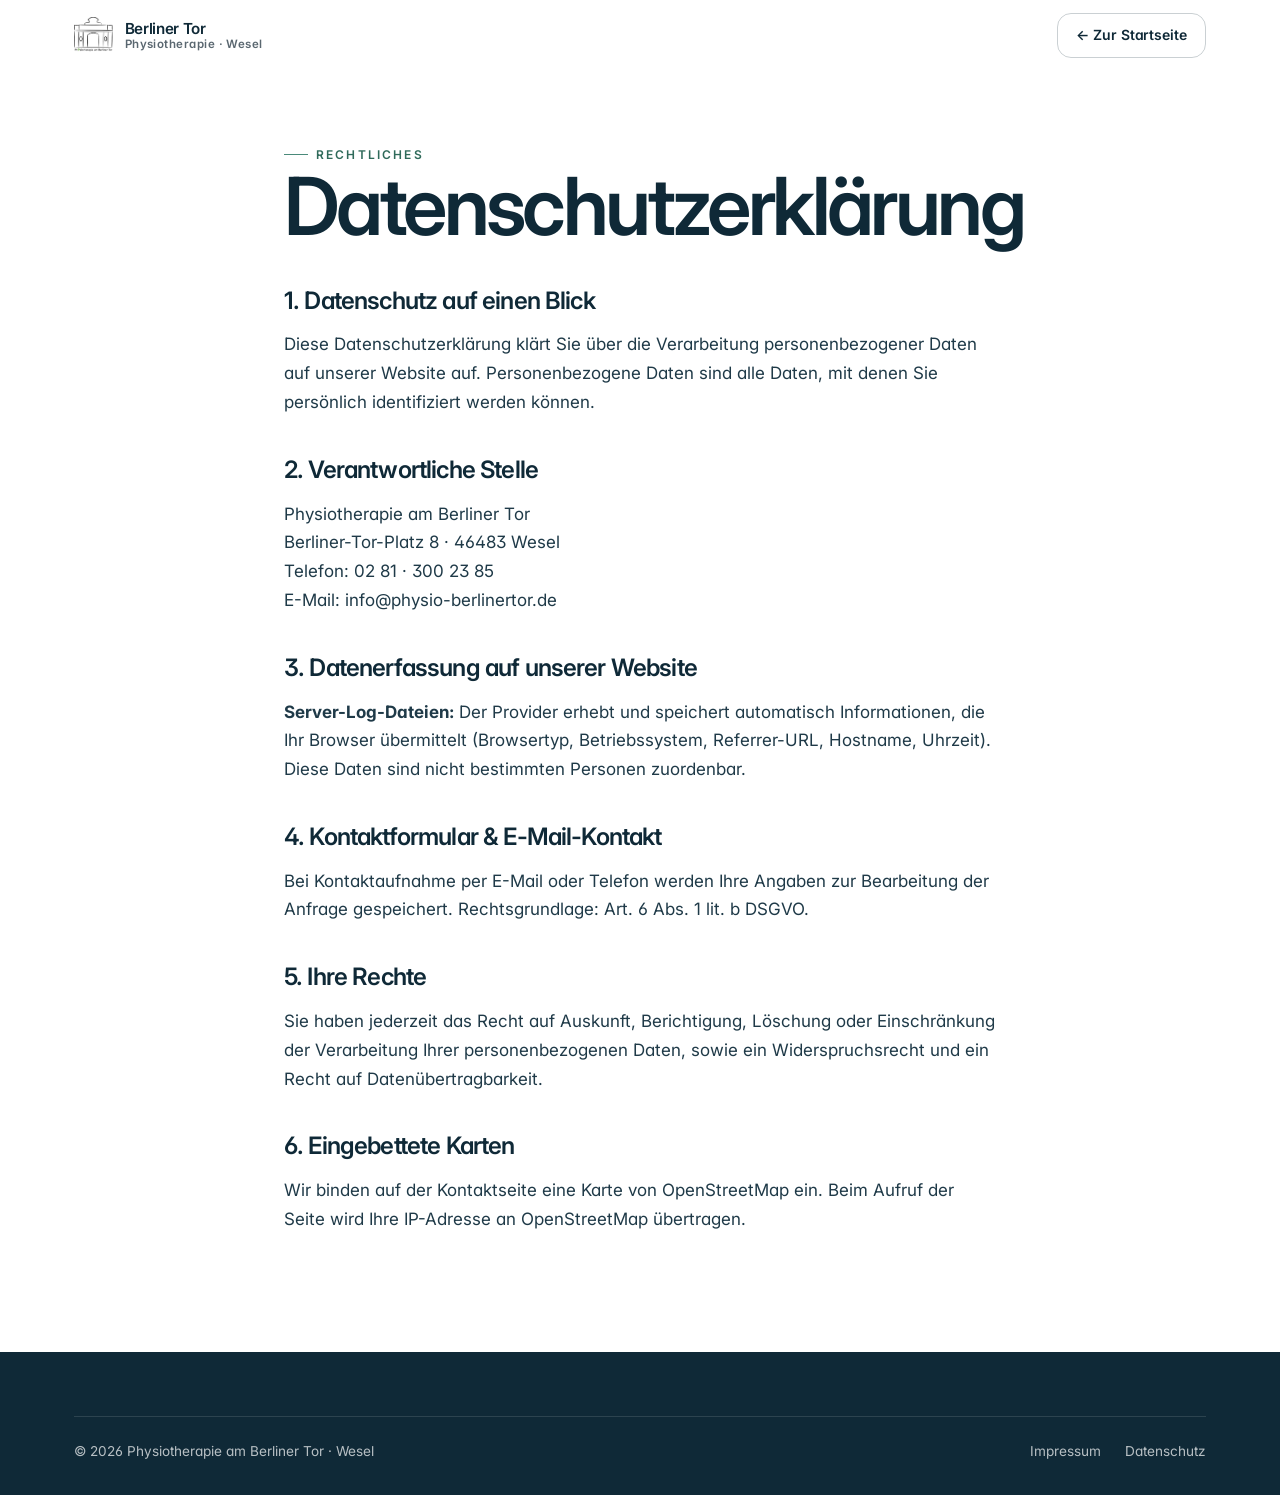
<file: datenschutz.html>
<!DOCTYPE html>
<html lang="de">
<head>
  <meta charset="UTF-8">
  <meta name="viewport" content="width=device-width, initial-scale=1.0">
  <title>Datenschutz — Physiotherapie am Berliner Tor</title>
  <link rel="preconnect" href="https://fonts.googleapis.com">
  <link rel="preconnect" href="https://fonts.gstatic.com" crossorigin>
  <link rel="stylesheet" href="https://fonts.googleapis.com/css2?family=Inter:wght@400;500;600;700&family=Playfair+Display:ital,wght@1,500;1,600&display=swap">
  <link rel="icon" type="image/png" href="images/logo.png">
  <link rel="stylesheet" href="style.css">
  <style>
    .legal { padding-top: calc(var(--header-h) + 4rem); }
    .legal .container { max-width: 760px; }
    .legal h1 { margin-bottom: 2rem; }
    .legal h2 { margin: 2.5rem 0 1rem; font-size: 1.5rem; }
    .legal p { margin-bottom: 1rem; color: var(--ink-2); line-height: 1.7; }
  </style>
  <link rel="stylesheet" href="fx.css" />
</head>
<body>

<header class="site-header" id="header">
  <div class="container nav">
    <a href="index.html" class="brand">
      <img src="images/logo.png" alt="Logo">
      <span class="brand-text"><strong>Berliner Tor</strong><span>Physiotherapie · Wesel</span></span>
    </a>
    <a href="index.html" class="btn btn-ghost btn-sm">← Zur Startseite</a>
  </div>
</header>

<section class="legal">
  <div class="container">
    <span class="eyebrow">Rechtliches</span>
    <h1>Datenschutzerklärung</h1>

    <h2>1. Datenschutz auf einen Blick</h2>
    <p>Diese Datenschutzerklärung klärt Sie über die Verarbeitung personenbezogener Daten auf unserer Website auf. Personenbezogene Daten sind alle Daten, mit denen Sie persönlich identifiziert werden können.</p>

    <h2>2. Verantwortliche Stelle</h2>
    <p>
      Physiotherapie am Berliner Tor<br>
      Berliner-Tor-Platz 8 · 46483 Wesel<br>
      Telefon: 02 81 · 300 23 85<br>
      E-Mail: info@physio-berlinertor.de
    </p>

    <h2>3. Datenerfassung auf unserer Website</h2>
    <p><strong>Server-Log-Dateien:</strong> Der Provider erhebt und speichert automatisch Informationen, die Ihr Browser übermittelt (Browsertyp, Betriebssystem, Referrer-URL, Hostname, Uhrzeit). Diese Daten sind nicht bestimmten Personen zuordenbar.</p>

    <h2>4. Kontaktformular &amp; E-Mail-Kontakt</h2>
    <p>Bei Kontaktaufnahme per E-Mail oder Telefon werden Ihre Angaben zur Bearbeitung der Anfrage gespeichert. Rechtsgrundlage: Art. 6 Abs. 1 lit. b DSGVO.</p>

    <h2>5. Ihre Rechte</h2>
    <p>Sie haben jederzeit das Recht auf Auskunft, Berichtigung, Löschung oder Einschränkung der Verarbeitung Ihrer personenbezogenen Daten, sowie ein Widerspruchsrecht und ein Recht auf Datenübertragbarkeit.</p>

    <h2>6. Eingebettete Karten</h2>
    <p>Wir binden auf der Kontaktseite eine Karte von OpenStreetMap ein. Beim Aufruf der Seite wird Ihre IP-Adresse an OpenStreetMap übertragen.</p>
  </div>
</section>

<footer class="site-footer">
  <div class="container">
    <div class="footer-bottom">
      <span>© <span id="year"></span> Physiotherapie am Berliner Tor · Wesel</span>
      <div style="display: flex; gap: 1.5rem;">
        <a href="impressum.html">Impressum</a>
        <a href="datenschutz.html">Datenschutz</a>
      </div>
    </div>
  </div>
</footer>

<script>document.getElementById('year').textContent = new Date().getFullYear();</script>
<script src="script.js"></script>
  <script src="fx.js"></script>
</body>
</html>
</file>
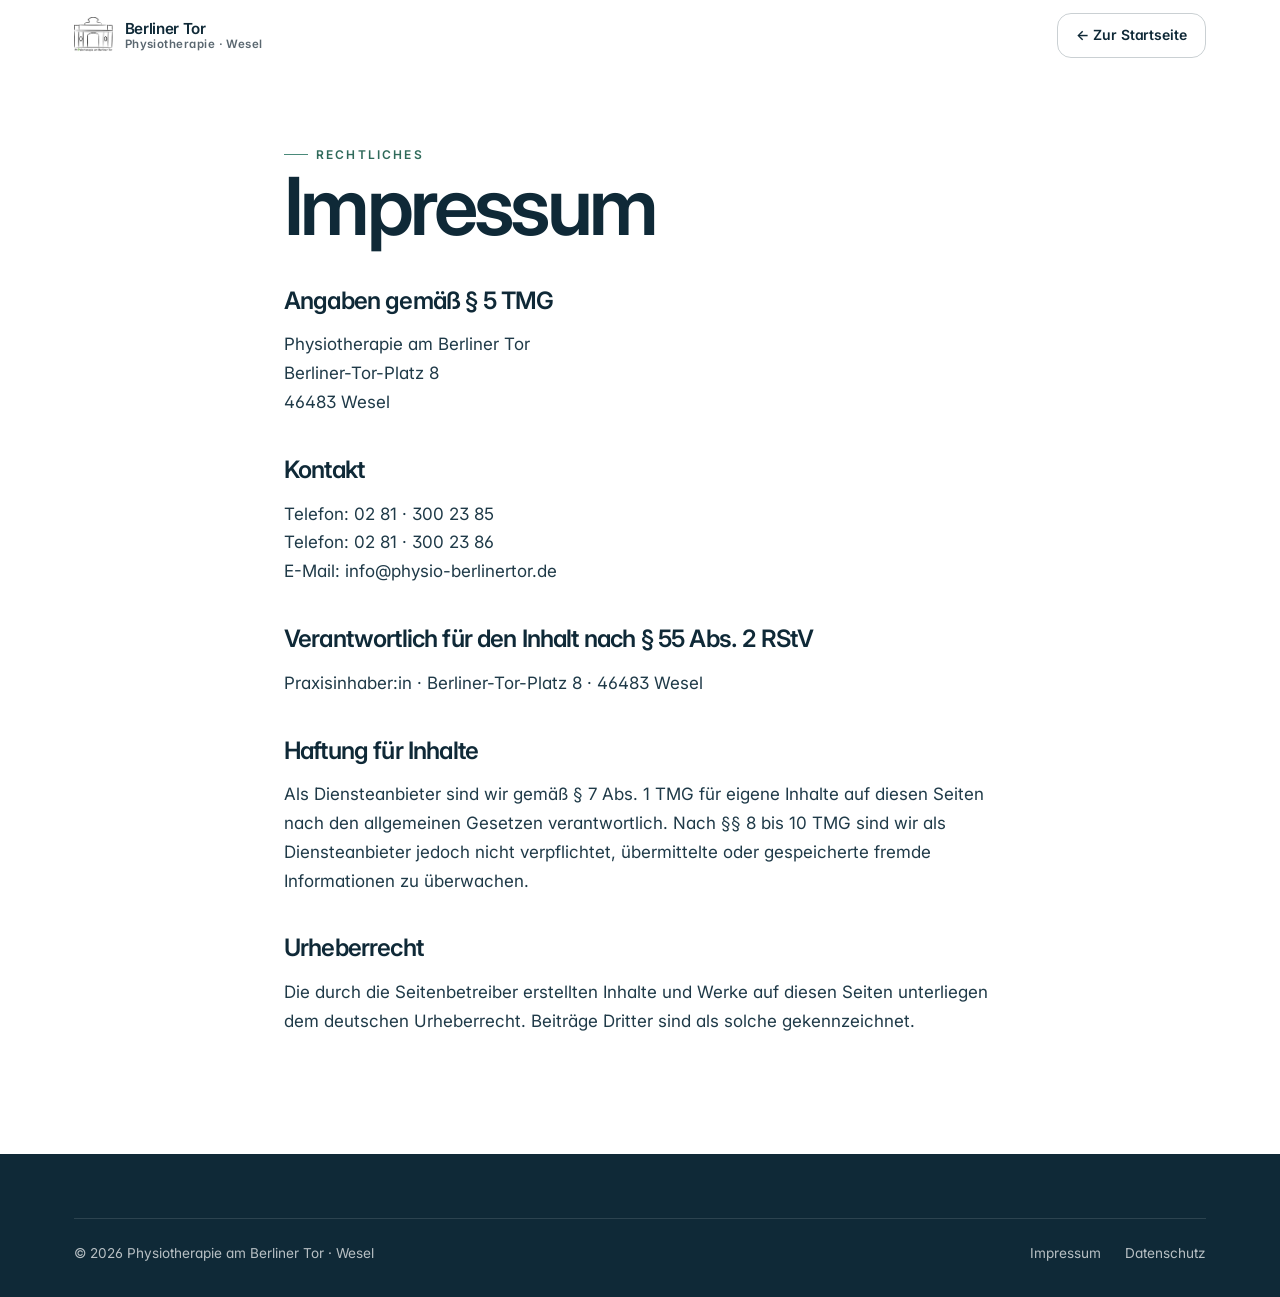
<file: impressum.html>
<!DOCTYPE html>
<html lang="de">
<head>
  <meta charset="UTF-8">
  <meta name="viewport" content="width=device-width, initial-scale=1.0">
  <title>Impressum — Physiotherapie am Berliner Tor</title>
  <link rel="preconnect" href="https://fonts.googleapis.com">
  <link rel="preconnect" href="https://fonts.gstatic.com" crossorigin>
  <link rel="stylesheet" href="https://fonts.googleapis.com/css2?family=Inter:wght@400;500;600;700&family=Playfair+Display:ital,wght@1,500;1,600&display=swap">
  <link rel="icon" type="image/png" href="images/logo.png">
  <link rel="stylesheet" href="style.css">
  <style>
    .legal { padding-top: calc(var(--header-h) + 4rem); }
    .legal .container { max-width: 760px; }
    .legal h1 { margin-bottom: 2rem; }
    .legal h2 { margin: 2.5rem 0 1rem; font-size: 1.5rem; }
    .legal p, .legal address { margin-bottom: 1rem; color: var(--ink-2); font-style: normal; line-height: 1.7; }
  </style>
  <link rel="stylesheet" href="fx.css" />
</head>
<body>

<header class="site-header" id="header">
  <div class="container nav">
    <a href="index.html" class="brand">
      <img src="images/logo.png" alt="Logo">
      <span class="brand-text"><strong>Berliner Tor</strong><span>Physiotherapie · Wesel</span></span>
    </a>
    <a href="index.html" class="btn btn-ghost btn-sm">← Zur Startseite</a>
  </div>
</header>

<section class="legal">
  <div class="container">
    <span class="eyebrow">Rechtliches</span>
    <h1>Impressum</h1>

    <h2>Angaben gemäß § 5 TMG</h2>
    <address>
      Physiotherapie am Berliner Tor<br>
      Berliner-Tor-Platz 8<br>
      46483 Wesel
    </address>

    <h2>Kontakt</h2>
    <p>
      Telefon: 02 81 · 300 23 85<br>
      Telefon: 02 81 · 300 23 86<br>
      E-Mail: info@physio-berlinertor.de
    </p>

    <h2>Verantwortlich für den Inhalt nach § 55 Abs. 2 RStV</h2>
    <p>Praxisinhaber:in · Berliner-Tor-Platz 8 · 46483 Wesel</p>

    <h2>Haftung für Inhalte</h2>
    <p>Als Diensteanbieter sind wir gemäß § 7 Abs. 1 TMG für eigene Inhalte auf diesen Seiten nach den allgemeinen Gesetzen verantwortlich. Nach §§ 8 bis 10 TMG sind wir als Diensteanbieter jedoch nicht verpflichtet, übermittelte oder gespeicherte fremde Informationen zu überwachen.</p>

    <h2>Urheberrecht</h2>
    <p>Die durch die Seitenbetreiber erstellten Inhalte und Werke auf diesen Seiten unterliegen dem deutschen Urheberrecht. Beiträge Dritter sind als solche gekennzeichnet.</p>
  </div>
</section>

<footer class="site-footer">
  <div class="container">
    <div class="footer-bottom">
      <span>© <span id="year"></span> Physiotherapie am Berliner Tor · Wesel</span>
      <div style="display: flex; gap: 1.5rem;">
        <a href="impressum.html">Impressum</a>
        <a href="datenschutz.html">Datenschutz</a>
      </div>
    </div>
  </div>
</footer>

<script>document.getElementById('year').textContent = new Date().getFullYear();</script>
<script src="script.js"></script>
  <script src="fx.js"></script>
</body>
</html>
</file>
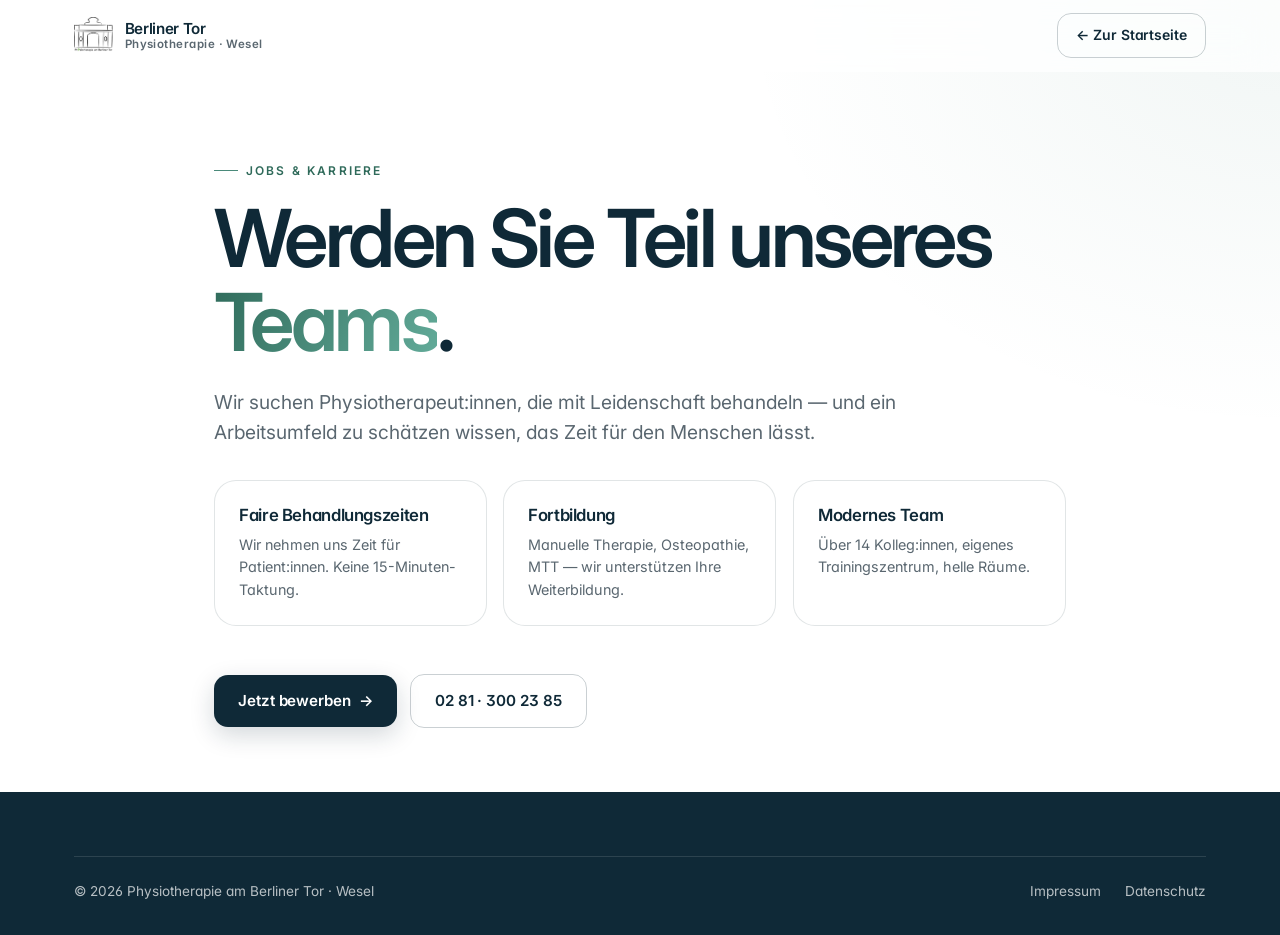
<file: jobs.html>
<!DOCTYPE html>
<html lang="de">
<head>
  <meta charset="UTF-8">
  <meta name="viewport" content="width=device-width, initial-scale=1.0">
  <title>Jobs — Physiotherapie am Berliner Tor</title>
  <link rel="preconnect" href="https://fonts.googleapis.com">
  <link rel="preconnect" href="https://fonts.gstatic.com" crossorigin>
  <link rel="stylesheet" href="https://fonts.googleapis.com/css2?family=Inter:wght@400;500;600;700&family=Playfair+Display:ital,wght@1,500;1,600&display=swap">
  <link rel="icon" type="image/png" href="images/logo.png">
  <link rel="stylesheet" href="style.css">
  <style>
    .jobs-hero { padding: calc(var(--header-h) + 5rem) 0 4rem;
      background: radial-gradient(70% 90% at 100% 0%, rgba(74,138,122,.08), transparent 60%), #fff;
    }
    .jobs-hero .container { max-width: 900px; }
    .jobs-hero h1 { margin: 1rem 0 1.5rem; }
    .perks { display: grid; grid-template-columns: repeat(3, 1fr); gap: 16px; margin: 2rem 0 3rem; }
    .perk { background: #fff; border: 1px solid var(--line); border-radius: var(--radius-lg); padding: 1.5rem; }
    .perk h3 { font-size: 1.05rem; margin-bottom: .5rem; }
    .perk p { color: var(--muted); font-size: .9rem; line-height: 1.55; }
    @media (max-width: 760px) { .perks { grid-template-columns: 1fr; } }
  </style>
  <link rel="stylesheet" href="fx.css" />
</head>
<body>

<header class="site-header" id="header">
  <div class="container nav">
    <a href="index.html" class="brand">
      <img src="images/logo.png" alt="Logo">
      <span class="brand-text"><strong>Berliner Tor</strong><span>Physiotherapie · Wesel</span></span>
    </a>
    <a href="index.html" class="btn btn-ghost btn-sm">← Zur Startseite</a>
  </div>
</header>

<section class="jobs-hero">
  <div class="container">
    <span class="eyebrow reveal">Jobs &amp; Karriere</span>
    <h1 class="reveal" data-delay="1">Werden Sie Teil unseres <span class="accent-gradient">Teams</span>.</h1>
    <p class="lead reveal" data-delay="2">Wir suchen Physiotherapeut:innen, die mit Leidenschaft behandeln — und ein Arbeitsumfeld zu schätzen wissen, das Zeit für den Menschen lässt.</p>

    <div class="perks">
      <div class="perk reveal">
        <h3>Faire Behandlungszeiten</h3>
        <p>Wir nehmen uns Zeit für Patient:innen. Keine 15-Minuten-Taktung.</p>
      </div>
      <div class="perk reveal" data-delay="1">
        <h3>Fortbildung</h3>
        <p>Manuelle Therapie, Osteopathie, MTT — wir unterstützen Ihre Weiterbildung.</p>
      </div>
      <div class="perk reveal" data-delay="2">
        <h3>Modernes Team</h3>
        <p>Über 14 Kolleg:innen, eigenes Trainingszentrum, helle Räume.</p>
      </div>
    </div>

    <div class="reveal" data-delay="3">
      <a href="mailto:info@physio-berlinertor.de?subject=Bewerbung" class="btn btn-primary">
        Jetzt bewerben
        <span class="arrow">→</span>
      </a>
      <a href="tel:+4928130023850" class="btn btn-ghost" style="margin-left: 8px;">02 81 · 300 23 85</a>
    </div>
  </div>
</section>

<footer class="site-footer">
  <div class="container">
    <div class="footer-bottom">
      <span>© <span id="year"></span> Physiotherapie am Berliner Tor · Wesel</span>
      <div style="display: flex; gap: 1.5rem;">
        <a href="impressum.html">Impressum</a>
        <a href="datenschutz.html">Datenschutz</a>
      </div>
    </div>
  </div>
</footer>

<script>document.getElementById('year').textContent = new Date().getFullYear();</script>
<script src="script.js"></script>
  <script src="fx.js"></script>
</body>
</html>
</file>
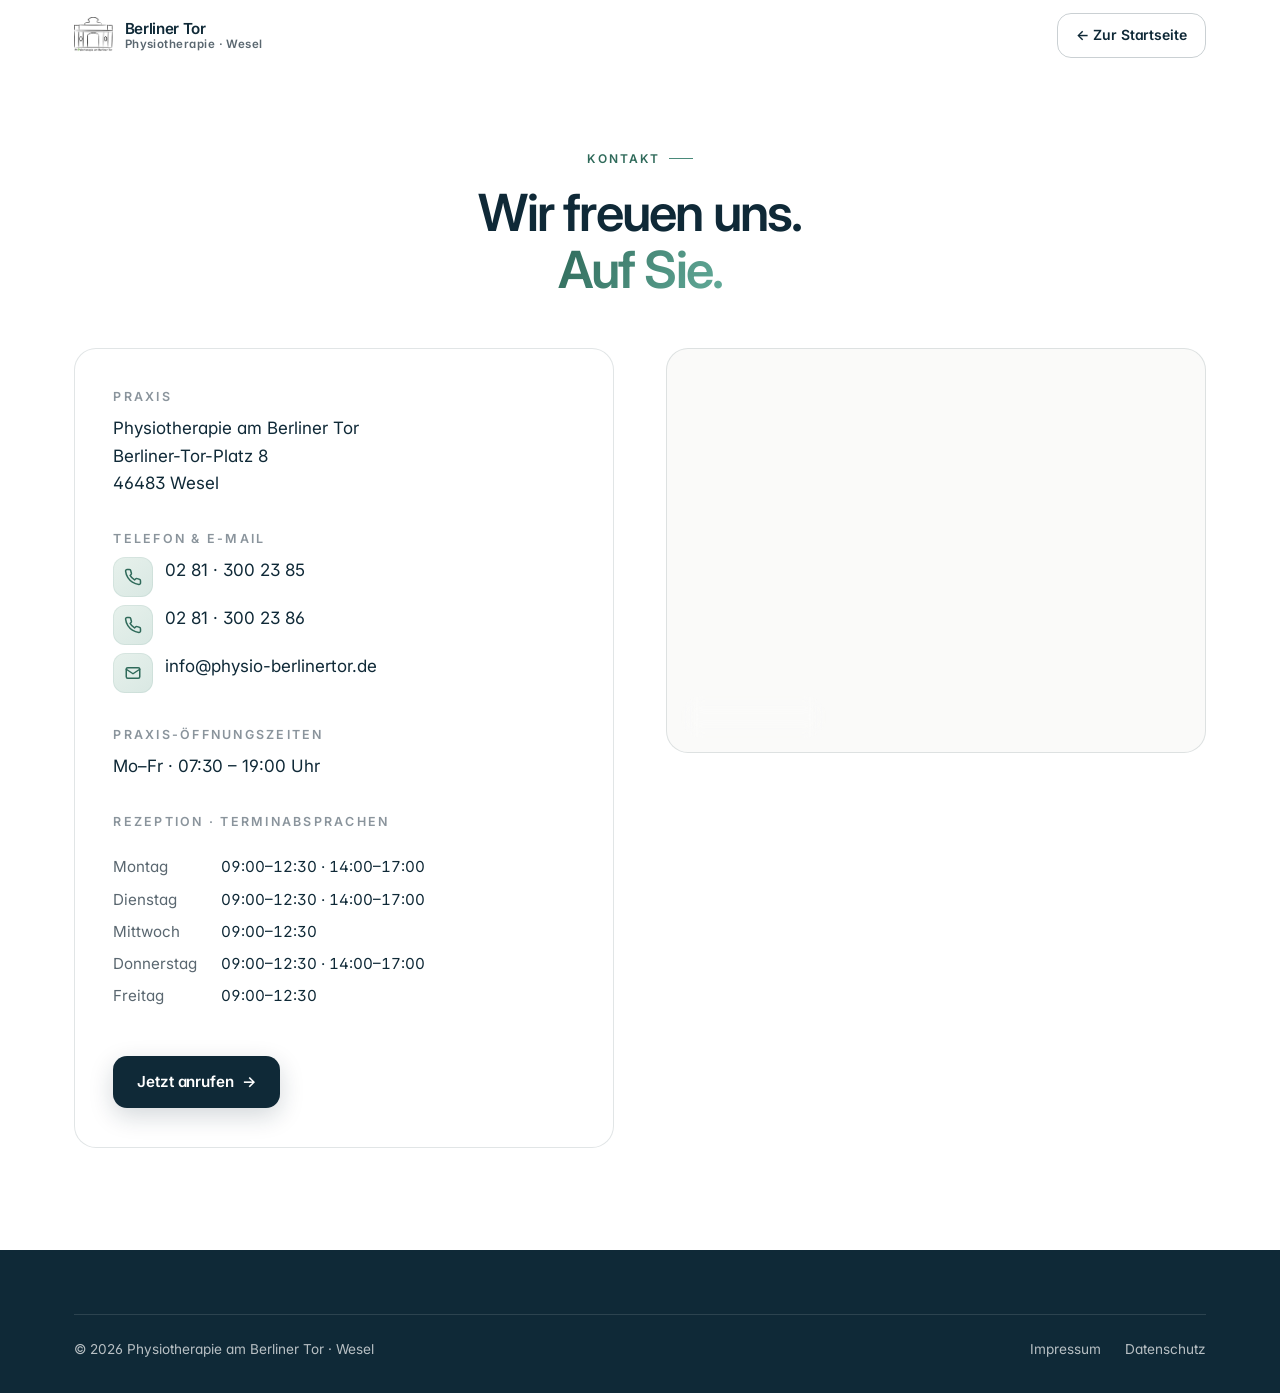
<file: kontakt.html>
<!DOCTYPE html>
<html lang="de">
<head>
  <meta charset="UTF-8">
  <meta name="viewport" content="width=device-width, initial-scale=1.0">
  <title>Kontakt — Physiotherapie am Berliner Tor</title>
  <meta name="description" content="Kontakt, Anfahrt und Öffnungszeiten der Physiotherapie am Berliner Tor in Wesel — Berliner-Tor-Platz 8." />
  <meta name="theme-color" content="#0f2937" />
  <link rel="preconnect" href="https://fonts.googleapis.com">
  <link rel="preconnect" href="https://fonts.gstatic.com" crossorigin>
  <link rel="stylesheet" href="https://fonts.googleapis.com/css2?family=Inter:wght@400;500;600;700&family=Playfair+Display:ital,wght@1,500;1,600&display=swap">
  <link rel="icon" type="image/png" href="images/logo.png">
  <link rel="stylesheet" href="style.css">
  <style>
    .kontakt-page { padding-top: calc(var(--header-h) + clamp(3rem, 6vw, 5rem)); }
  </style>
  <link rel="stylesheet" href="fx.css" />
</head>
<body>

<header class="site-header" id="header">
  <div class="container nav">
    <a href="index.html" class="brand">
      <img src="images/logo.png" alt="Logo">
      <span class="brand-text"><strong>Berliner Tor</strong><span>Physiotherapie · Wesel</span></span>
    </a>
    <a href="index.html" class="btn btn-ghost btn-sm">← Zur Startseite</a>
  </div>
</header>

<!-- =============== KONTAKT =============== -->
<section id="kontakt" class="kontakt-page">
  <div class="container">
    <header class="section-head reveal">
      <span class="eyebrow">Kontakt</span>
      <h2>Wir freuen uns.<br><span class="accent-gradient">Auf Sie.</span></h2>
    </header>

    <div class="kontakt-grid">
      <div class="contact-card reveal">
        <div class="contact-block">
          <h4>Praxis</h4>
          <address>
            Physiotherapie am Berliner Tor<br>
            Berliner-Tor-Platz 8<br>
            46483 Wesel
          </address>
        </div>

        <div class="contact-block">
          <h4>Telefon &amp; E-Mail</h4>
          <div class="contact-row">
            <span class="ic" aria-hidden="true"><svg width="18" height="18" viewBox="0 0 24 24" fill="none" stroke="currentColor" stroke-width="2" stroke-linecap="round" stroke-linejoin="round"><path d="M22 16.92v3a2 2 0 0 1-2.18 2 19.79 19.79 0 0 1-8.63-3.07 19.5 19.5 0 0 1-6-6 19.79 19.79 0 0 1-3.07-8.67A2 2 0 0 1 4.11 2h3a2 2 0 0 1 2 1.72c.13.96.37 1.9.7 2.8a2 2 0 0 1-.45 2.11L8.09 9.91a16 16 0 0 0 6 6l1.27-1.27a2 2 0 0 1 2.11-.45c.9.33 1.84.57 2.8.7A2 2 0 0 1 22 16.92z"/></svg></span>
            <a href="tel:+4928130023850">02 81 · 300 23 85</a>
          </div>
          <div class="contact-row">
            <span class="ic" aria-hidden="true"><svg width="18" height="18" viewBox="0 0 24 24" fill="none" stroke="currentColor" stroke-width="2" stroke-linecap="round" stroke-linejoin="round"><path d="M22 16.92v3a2 2 0 0 1-2.18 2 19.79 19.79 0 0 1-8.63-3.07 19.5 19.5 0 0 1-6-6 19.79 19.79 0 0 1-3.07-8.67A2 2 0 0 1 4.11 2h3a2 2 0 0 1 2 1.72c.13.96.37 1.9.7 2.8a2 2 0 0 1-.45 2.11L8.09 9.91a16 16 0 0 0 6 6l1.27-1.27a2 2 0 0 1 2.11-.45c.9.33 1.84.57 2.8.7A2 2 0 0 1 22 16.92z"/></svg></span>
            <a href="tel:+4928130023860">02 81 · 300 23 86</a>
          </div>
          <div class="contact-row">
            <span class="ic" aria-hidden="true"><svg width="18" height="18" viewBox="0 0 24 24" fill="none" stroke="currentColor" stroke-width="2" stroke-linecap="round" stroke-linejoin="round"><rect x="3" y="5" width="18" height="14" rx="2"/><path d="m3 7 9 6 9-6"/></svg></span>
            <a href="mailto:info@physio-berlinertor.de">info@physio-berlinertor.de</a>
          </div>
        </div>

        <div class="contact-block">
          <h4>Praxis-Öffnungszeiten</h4>
          <p style="color: var(--ink); font-size: 1.0625rem;">Mo–Fr · 07:30 – 19:00 Uhr</p>
        </div>

        <div class="contact-block">
          <h4>Rezeption · Terminabsprachen</h4>
          <dl class="hours">
            <dt>Montag</dt><dd>09:00–12:30 · 14:00–17:00</dd>
            <dt>Dienstag</dt><dd>09:00–12:30 · 14:00–17:00</dd>
            <dt>Mittwoch</dt><dd>09:00–12:30</dd>
            <dt>Donnerstag</dt><dd>09:00–12:30 · 14:00–17:00</dd>
            <dt>Freitag</dt><dd>09:00–12:30</dd>
          </dl>
        </div>

        <a href="tel:+4928130023850" class="btn btn-primary" style="align-self: flex-start;">
          Jetzt anrufen
          <span class="arrow">→</span>
        </a>
      </div>

      <div class="map-frame reveal" data-delay="1">
        <iframe
          src="https://www.google.com/maps?q=Berliner-Tor-Platz+8,+46483+Wesel&hl=de&z=16&output=embed"
          title="Standort Berliner-Tor-Platz 8, Wesel"
          loading="lazy"
          referrerpolicy="no-referrer-when-downgrade"
          allowfullscreen
        ></iframe>
        <a href="https://www.google.com/maps/dir/?api=1&destination=Berliner-Tor-Platz+8,+46483+Wesel" target="_blank" rel="noopener" class="map-link">
          Route planen
          <span class="arrow">→</span>
        </a>
      </div>
    </div>
  </div>
</section>

<footer class="site-footer">
  <div class="container">
    <div class="footer-bottom">
      <span>© <span id="year"></span> Physiotherapie am Berliner Tor · Wesel</span>
      <div style="display: flex; gap: 1.5rem;">
        <a href="impressum.html">Impressum</a>
        <a href="datenschutz.html">Datenschutz</a>
      </div>
    </div>
  </div>
</footer>

<script>document.getElementById('year').textContent = new Date().getFullYear();</script>
<script src="script.js"></script>
  <script src="fx.js"></script>
</body>
</html>
</file>
<file: style.css>
/* =========================================================
   Physiotherapie am Berliner Tor — Apple-clean Design
   Tokens, Layout, Komponenten, Animationen
   ========================================================= */

:root {
  /* ---------- Farben ---------- */
  --sage:        #4a8a7a;
  --sage-2:      #5e9d8d;
  --sage-soft:   #d9e8e3;
  --sage-glow:   #6db8a6;
  --sage-deep:   #2f6a5a;

  --navy:        #0f2937;
  --ink:         #0f2937;
  --ink-2:       #1f3a48;
  --muted:       #5a6770;
  --muted-soft:  #8a949c;

  --bg:          #ffffff;
  --bg-soft:     #fafaf9;
  --bg-warm:     #f4f0ea;
  --line:        rgba(15, 41, 55, 0.12);
  --line-strong: rgba(15, 41, 55, 0.22);

  --shadow-xs:   0 1px 2px rgba(15, 41, 55, 0.04);
  --shadow-sm:   0 4px 14px rgba(15, 41, 55, 0.07);
  --shadow-md:   0 12px 40px rgba(15, 41, 55, 0.10);
  --shadow-lg:   0 24px 60px rgba(15, 41, 55, 0.14);

  /* ---------- Typo ---------- */
  --font-sans:   "Inter", -apple-system, BlinkMacSystemFont, "SF Pro Text", system-ui, sans-serif;
  --font-serif:  "Playfair Display", Georgia, serif;

  /* ---------- Layout ---------- */
  --container:   1180px;
  --container-wide: 1280px;
  --radius-sm:   10px;
  --radius:     14px;
  --radius-lg:   22px;
  --radius-xl:   28px;

  /* ---------- Motion ---------- */
  --ease-ios:    cubic-bezier(0.32, 0.72, 0, 1);
  --ease-out:    cubic-bezier(0.16, 1, 0.3, 1);
  --dur-fast:    220ms;
  --dur:         420ms;
  --dur-slow:    700ms;

  --header-h: 72px;
}

/* =========================================================
   Reset
   ========================================================= */
*, *::before, *::after { box-sizing: border-box; }
html { scroll-behavior: smooth; -webkit-text-size-adjust: 100%; }
body {
  margin: 0;
  font-family: var(--font-sans);
  font-size: 17px;
  line-height: 1.6;
  color: var(--ink);
  background: var(--bg);
  -webkit-font-smoothing: antialiased;
  -moz-osx-font-smoothing: grayscale;
  font-feature-settings: "ss01", "cv11";
}
img, svg, video { display: block; max-width: 100%; height: auto; }
a { color: inherit; text-decoration: none; transition: color var(--dur-fast) var(--ease-ios); }
a:hover { color: var(--sage-deep); }
button { font: inherit; background: none; border: none; cursor: pointer; color: inherit; }
ul, ol { padding: 0; margin: 0; list-style: none; }
h1, h2, h3, h4, h5, h6, p { margin: 0; }

::selection { background: var(--sage); color: #fff; }

/* =========================================================
   Typografie
   ========================================================= */
.eyebrow {
  display: inline-flex;
  align-items: center;
  gap: 8px;
  font-size: 0.75rem;
  font-weight: 600;
  letter-spacing: 0.18em;
  text-transform: uppercase;
  color: var(--sage-deep);
}
.eyebrow::before {
  content: "";
  width: 24px;
  height: 1px;
  background: var(--sage);
}

h1, .h1 {
  font-family: var(--font-sans);
  font-size: clamp(2.5rem, 7vw, 5rem);
  font-weight: 600;
  line-height: 1.05;
  letter-spacing: -0.045em;
  color: var(--ink);
}
h2, .h2 {
  font-size: clamp(1.75rem, 4vw, 3.25rem);
  font-weight: 600;
  line-height: 1.1;
  letter-spacing: -0.035em;
  color: var(--ink);
}
h3, .h3 {
  font-size: clamp(1.25rem, 2vw, 1.5rem);
  font-weight: 600;
  line-height: 1.25;
  letter-spacing: -0.022em;
}
h4 {
  font-size: 1.125rem;
  font-weight: 600;
  letter-spacing: -0.015em;
}

.accent-serif {
  font-family: var(--font-serif);
  font-style: italic;
  font-weight: 500;
  color: var(--sage-deep);
}
.accent-gradient {
  background: linear-gradient(120deg, var(--sage-deep) 0%, var(--sage-glow) 60%, var(--sage-2) 100%);
  -webkit-background-clip: text;
  background-clip: text;
  -webkit-text-fill-color: transparent;
}

.lead {
  font-size: clamp(1.125rem, 1.5vw, 1.25rem);
  line-height: 1.55;
  color: var(--muted);
  max-width: 62ch;
}

/* =========================================================
   Layout
   ========================================================= */
.container {
  width: 100%;
  max-width: var(--container);
  margin: 0 auto;
  padding: 0 24px;
}
.container-wide { max-width: var(--container-wide); }

section {
  padding: clamp(4.5rem, 8vw, 8rem) 0;
  position: relative;
}
section.tight { padding: clamp(3rem, 5vw, 5rem) 0; }

.section-head {
  max-width: 760px;
  margin: 0 auto clamp(2.5rem, 4vw, 4rem);
  text-align: center;
  display: flex;
  flex-direction: column;
  align-items: center;
  gap: 1rem;
}
.section-head .eyebrow::after {
  content: "";
  width: 24px;
  height: 1px;
  background: var(--sage);
}
.section-head .eyebrow::before { display: none; }
.section-head p { color: var(--muted); }

/* =========================================================
   Header / Navigation
   ========================================================= */
.site-header {
  position: fixed;
  inset: 0 0 auto 0;
  z-index: 100;
  height: var(--header-h);
  background: rgba(255, 255, 255, 0.72);
  backdrop-filter: saturate(180%) blur(20px);
  -webkit-backdrop-filter: saturate(180%) blur(20px);
  border-bottom: 1px solid transparent;
  transition: background var(--dur-fast) var(--ease-ios), border-color var(--dur-fast);
}
.site-header.scrolled {
  background: rgba(255, 255, 255, 0.85);
  border-bottom-color: var(--line);
}
.nav {
  height: 100%;
  display: flex;
  align-items: center;
  justify-content: space-between;
  gap: 2rem;
}
.brand {
  display: flex;
  align-items: center;
  gap: 12px;
  font-weight: 600;
  letter-spacing: -0.02em;
  color: var(--ink);
}
.brand img { height: 38px; width: auto; }
.brand-text {
  display: flex;
  flex-direction: column;
  line-height: 1.1;
}
.brand-text strong { font-size: 0.95rem; font-weight: 600; }
.brand-text span { font-size: 0.72rem; color: var(--muted); letter-spacing: 0.04em; }

.nav-list {
  display: flex;
  align-items: center;
  gap: 4px;
}
.nav-list a {
  padding: 8px 14px;
  border-radius: 999px;
  font-size: 0.9rem;
  font-weight: 500;
  color: var(--ink);
  transition: background var(--dur-fast), color var(--dur-fast);
}
.nav-list a:hover { background: var(--sage-soft); color: var(--sage-deep); }
.nav-cta {
  display: inline-flex;
  align-items: center;
  gap: 6px;
}

.menu-toggle {
  display: none;
  width: 44px; height: 44px;
  border-radius: 12px;
  align-items: center;
  justify-content: center;
}
.menu-toggle span {
  position: relative;
  width: 18px; height: 1.5px;
  background: var(--ink);
  border-radius: 2px;
  transition: transform var(--dur-fast) var(--ease-ios), opacity var(--dur-fast);
}
.menu-toggle span::before,
.menu-toggle span::after {
  content: "";
  position: absolute;
  left: 0; right: 0;
  height: 1.5px;
  background: var(--ink);
  transition: transform var(--dur-fast) var(--ease-ios);
}
.menu-toggle span::before { top: -6px; }
.menu-toggle span::after  { top: 6px; }
.menu-toggle.open span { transform: rotate(45deg); }
.menu-toggle.open span::before { transform: translateY(6px) rotate(-90deg); }
.menu-toggle.open span::after  { opacity: 0; }

/* Mobile Drawer — seitliches Panel, Seite dahinter bleibt sichtbar/abgedimmt */
.drawer {
  position: fixed;
  inset: 0;
  background: rgba(15, 41, 55, 0);
  -webkit-backdrop-filter: blur(0px);
  backdrop-filter: blur(0px);
  pointer-events: none;
  transition: background var(--dur) var(--ease-ios),
              backdrop-filter var(--dur) var(--ease-ios);
  z-index: 99;
}
.drawer.open {
  background: rgba(15, 41, 55, 0.42);
  -webkit-backdrop-filter: blur(3px);
  backdrop-filter: blur(3px);
  pointer-events: auto;
}
.drawer-inner {
  position: absolute;
  top: var(--header-h);
  right: 0;
  bottom: 0;
  width: min(67vw, 360px);
  background: rgba(255, 255, 255, 0.98);
  -webkit-backdrop-filter: saturate(180%) blur(20px);
  backdrop-filter: saturate(180%) blur(20px);
  border-top-left-radius: var(--radius-xl);
  border-bottom-left-radius: var(--radius-xl);
  box-shadow: -28px 0 70px rgba(15, 41, 55, 0.20);
  padding: 1.5rem 22px calc(1.5rem + env(safe-area-inset-bottom));
  display: flex;
  flex-direction: column;
  gap: 2px;
  overflow-y: auto;
  transform: translateX(100%);
  transition: transform var(--dur) var(--ease-ios);
}
.drawer.open .drawer-inner { transform: translateX(0); }
.drawer-inner a {
  padding: 14px 6px;
  font-size: 1.125rem;
  font-weight: 500;
  border-bottom: 1px solid var(--line);
}
.drawer-inner a:last-of-type { border-bottom: 0; }
.drawer .btn { margin-top: auto; padding-top: 16px; padding-bottom: 16px; }

/* =========================================================
   Buttons
   ========================================================= */
.btn {
  display: inline-flex;
  align-items: center;
  justify-content: center;
  gap: 8px;
  padding: 14px 24px;
  border-radius: 14px;
  font-size: 0.95rem;
  font-weight: 600;
  letter-spacing: -0.005em;
  transition: transform var(--dur-fast) var(--ease-ios),
              background var(--dur-fast),
              box-shadow var(--dur-fast),
              color var(--dur-fast);
  cursor: pointer;
  text-align: center;
  white-space: nowrap;
}
.btn-primary {
  background: var(--ink);
  color: #fff;
  box-shadow: 0 8px 24px rgba(15, 41, 55, 0.18);
}
.btn-primary:hover {
  background: var(--sage-deep);
  color: #fff;
  transform: translateY(-2px);
  box-shadow: 0 14px 32px rgba(47, 106, 90, 0.32);
}
.btn-accent {
  background: var(--sage);
  color: #fff;
  box-shadow: 0 8px 24px rgba(74, 138, 122, 0.28);
}
.btn-accent:hover {
  background: var(--sage-deep);
  transform: translateY(-2px);
  color: #fff;
}
.btn-ghost {
  background: transparent;
  color: var(--ink);
  border: 1px solid var(--line-strong);
}
.btn-ghost:hover {
  border-color: var(--sage);
  color: var(--sage-deep);
  transform: translateY(-2px);
}
.btn-sm { padding: 10px 18px; font-size: 0.875rem; }
.btn .arrow {
  transition: transform var(--dur-fast) var(--ease-ios);
}
.btn:hover .arrow { transform: translateX(3px); }

/* =========================================================
   Hero
   ========================================================= */
.hero {
  padding: calc(var(--header-h) + clamp(4rem, 9vw, 7.5rem)) 0 clamp(4rem, 7vw, 7rem);
  position: relative;
  isolation: isolate;
  overflow: hidden;
  background:
    radial-gradient(60% 80% at 100% 0%, rgba(74, 138, 122, 0.08), transparent 60%),
    radial-gradient(50% 60% at 0% 80%, rgba(217, 232, 227, 0.6), transparent 60%),
    #ffffff;
}

/* ---- Atmosphärischer Hintergrund (Thomas-Stil) ---- */
.hero-bg {
  position: absolute;
  inset: 0;
  z-index: -2;
  pointer-events: none;
}
.hero-bg img {
  position: absolute;
  inset: 0;
  width: 100%;
  height: 100%;
  object-fit: cover;
  object-position: center;
  opacity: 0.5;
}
/* Desktop: links weicher Wash unter dem Text, rechts offener */
.hero-bg-wash {
  position: absolute;
  inset: 0;
  background:
    linear-gradient(90deg, #ffffff 0%, rgba(255,255,255,0.92) 38%, rgba(255,255,255,0.55) 68%, rgba(255,255,255,0.2) 100%),
    linear-gradient(180deg, rgba(255,255,255,0.35) 0%, transparent 28%, rgba(255,255,255,0.4) 62%, rgba(255,255,255,0.85) 86%, #ffffff 100%);
}

/* ---- Weiche Farb-Orbs ---- */
.hero-orb {
  position: absolute;
  z-index: -1;
  border-radius: 50%;
  filter: blur(80px);
  pointer-events: none;
}
.hero-orb-1 {
  top: -180px;
  right: -80px;
  width: 560px;
  height: 560px;
  background: rgba(109, 184, 166, 0.18);
}
.hero-orb-2 {
  bottom: -160px;
  left: -120px;
  width: 420px;
  height: 420px;
  background: rgba(217, 232, 227, 0.6);
}

.hero-inner {
  display: grid;
  grid-template-columns: 1.05fr 1fr;
  gap: clamp(2.5rem, 5vw, 5rem);
  align-items: center;
}
.hero-copy { display: flex; flex-direction: column; gap: 1.5rem; max-width: 620px; }
.hero h1 {
  font-size: clamp(2.5rem, 6.5vw, 4.5rem);
}
.hero .lead { font-size: clamp(1.125rem, 1.6vw, 1.375rem); }
.hero-actions {
  display: flex;
  flex-wrap: wrap;
  gap: 12px;
  margin-top: 0.5rem;
}
.hero-meta {
  display: flex;
  gap: 2rem;
  margin-top: 1rem;
  padding-top: 1.5rem;
  border-top: 1px solid var(--line);
}
.hero-meta div {
  display: flex;
  flex-direction: column;
  gap: 4px;
}
.hero-meta dt {
  font-size: 0.72rem;
  font-weight: 600;
  letter-spacing: 0.14em;
  text-transform: uppercase;
  color: var(--muted-soft);
}
.hero-meta dd {
  margin: 0;
  font-size: 1rem;
  font-weight: 500;
  color: var(--ink);
}

.hero-visual {
  position: relative;
  aspect-ratio: 4 / 5;
  border-radius: var(--radius-xl);
  overflow: hidden;
  box-shadow: var(--shadow-lg);
}
.hero-visual img {
  width: 100%; height: 100%;
  object-fit: cover;
  transform: scale(1.02);
  transition: transform 1.2s var(--ease-ios);
}
.hero-visual:hover img { transform: scale(1.05); }

.hero-badge {
  position: absolute;
  bottom: 24px;
  left: 24px;
  background: rgba(255,255,255,0.92);
  backdrop-filter: blur(14px);
  border-radius: 18px;
  padding: 16px 20px;
  display: flex;
  align-items: center;
  gap: 14px;
  box-shadow: var(--shadow-md);
  max-width: calc(100% - 48px);
}
.hero-badge-icon {
  flex: 0 0 auto;
  width: 44px; height: 44px;
  border-radius: 13px;
  background: linear-gradient(140deg, #e7f1ec 0%, var(--sage-soft) 100%);
  color: var(--sage-deep);
  display: grid; place-items: center;
  box-shadow: inset 0 0 0 1px rgba(47, 106, 90, 0.08);
}
.hero-badge-text {
  display: flex;
  flex-direction: column;
  font-size: 0.875rem;
}
.hero-badge-text strong { font-weight: 600; color: var(--ink); }
.hero-badge-text span { color: var(--muted); font-size: 0.8rem; }

/* =========================================================
   Carousel (Praxis · Team · Im Einsatz)
   ========================================================= */
.carousel {
  position: relative;
}
.carousel-track {
  display: flex;
  gap: 16px;
  overflow-x: auto;
  overflow-y: hidden;
  scroll-snap-type: x mandatory;
  -webkit-overflow-scrolling: touch;
  scrollbar-width: none;
  padding: 4px 4px 8px;
  margin: -4px -4px -8px;
  scroll-padding: 4px;
  scroll-behavior: smooth;
}
.carousel-track::-webkit-scrollbar { display: none; }

.carousel-item {
  position: relative;
  flex: 0 0 auto;
  overflow: hidden;
  border-radius: var(--radius-lg);
  scroll-snap-align: start;
  background: var(--bg-soft);
  transition: transform var(--dur) var(--ease-ios), box-shadow var(--dur);
}
.carousel-item img {
  width: 100%;
  height: 100%;
  object-fit: cover;
  transition: transform 1s var(--ease-ios);
}
@media (hover: hover) {
  .carousel-item:hover { box-shadow: var(--shadow-md); }
  .carousel-item:hover img { transform: scale(1.05); }
}

/* --- Praxis-Carousel: 3 sichtbar Desktop, breite Tiles --- */
.praxis-track .carousel-item {
  width: calc((100% - 32px) / 3);
  aspect-ratio: 4 / 3;
}

/* --- Team-Carousel: 6 sichtbar Desktop, schmale Portraits --- */
.team-track .carousel-item {
  width: calc((100% - 80px) / 6);
  aspect-ratio: 3 / 4;
}
.team-item .team-card-name {
  position: absolute;
  inset: auto 0 0 0;
  padding: 1.5rem 1rem 0.875rem;
  background: linear-gradient(180deg, transparent, rgba(15,41,55,0.78));
  color: #fff;
  font-size: 0.85rem;
  font-weight: 500;
  letter-spacing: -0.005em;
  opacity: 0;
  transform: translateY(8px);
  transition: opacity var(--dur) var(--ease-ios), transform var(--dur) var(--ease-ios);
}
@media (hover: hover) {
  .team-item:hover .team-card-name { opacity: 1; transform: translateY(0); }
  .team-item:hover img { filter: saturate(1.05); }
}
.team-item img { filter: saturate(0.95); transition: transform 0.9s var(--ease-ios), filter var(--dur); }

/* --- Einsatz-Carousel: 4 sichtbar Desktop --- */
.einsatz-track .carousel-item {
  width: calc((100% - 48px) / 4);
  aspect-ratio: 4 / 5;
}

/* --- Navigation Pfeile (Desktop) --- */
.carousel-nav {
  position: absolute;
  top: 50%;
  transform: translateY(-50%);
  width: 48px;
  height: 48px;
  border-radius: 999px;
  background: rgba(255, 255, 255, 0.94);
  backdrop-filter: blur(14px);
  -webkit-backdrop-filter: blur(14px);
  color: var(--ink);
  display: grid;
  place-items: center;
  border: 1px solid var(--line);
  box-shadow: var(--shadow-md);
  cursor: pointer;
  z-index: 5;
  transition: transform var(--dur-fast) var(--ease-ios),
              background var(--dur-fast),
              opacity var(--dur-fast),
              box-shadow var(--dur-fast);
}
.carousel-nav:hover {
  background: var(--ink);
  color: #fff;
  transform: translateY(-50%) scale(1.05);
}
.carousel-nav:active { transform: translateY(-50%) scale(0.96); }
.carousel-nav.prev { left: -22px; }
.carousel-nav.next { right: -22px; }
.carousel-nav[disabled] {
  opacity: 0;
  pointer-events: none;
  transform: translateY(-50%) scale(0.92);
}

/* Fade-Kanten entfernt — kein weißer Schleier über den Rand-Bildern */
.carousel::before,
.carousel::after { content: none; }

/* =========================================================
   Leistungen
   ========================================================= */
.services {
  background: var(--bg-soft);
}
.services-grid {
  display: grid;
  grid-template-columns: repeat(4, 1fr);
  gap: 20px;
}
.service-card {
  background: #fff;
  border-radius: var(--radius-lg);
  overflow: hidden;
  border: 1px solid var(--line);
  display: flex;
  flex-direction: column;
  transition: transform var(--dur) var(--ease-ios), box-shadow var(--dur);
}
.service-card:hover {
  transform: translateY(-4px);
  box-shadow: var(--shadow-md);
}
.service-card-img {
  aspect-ratio: 4 / 3;
  overflow: hidden;
}
.service-card-img img {
  width: 100%; height: 100%;
  object-fit: cover;
  transition: transform 1s var(--ease-ios);
}
.service-card:hover .service-card-img img { transform: scale(1.05); }
.service-card-body {
  padding: 1.5rem 1.5rem 1.75rem;
  display: flex;
  flex-direction: column;
  gap: 0;
  flex: 1;
}
.service-card h3 { letter-spacing: -0.02em; }

/* Aufklappbare Leistungen */
.service-toggle {
  width: 100%;
  display: flex;
  align-items: center;
  justify-content: space-between;
  gap: 12px;
  padding: 0;
  background: none;
  border: 0;
  text-align: left;
  font: inherit;
  color: inherit;
  cursor: pointer;
}
.service-toggle h3 { margin: 0; transition: color var(--dur-fast) var(--ease-ios); }
.service-toggle:hover h3 { color: var(--sage-deep); }
.service-arrow {
  flex: none;
  color: var(--sage);
  font-size: 1.15rem;
  line-height: 1;
  transition: transform var(--dur) var(--ease-ios);
}
.service-toggle[aria-expanded="true"] .service-arrow { transform: rotate(90deg); }

.service-panel {
  overflow: hidden;
  max-height: 0;
  opacity: 0;
  transition: max-height var(--dur) var(--ease-ios), opacity var(--dur) var(--ease-ios);
}
.service-toggle[aria-expanded="true"] + .service-panel {
  max-height: 600px;
  opacity: 1;
}

.service-card ul {
  display: flex;
  flex-direction: column;
  gap: 6px;
  font-size: 0.9rem;
  color: var(--muted);
  padding-top: 0.875rem;
}
.service-card ul li {
  position: relative;
  padding-left: 16px;
}
.service-card ul li::before {
  content: "";
  position: absolute;
  left: 0; top: 10px;
  width: 6px; height: 1px;
  background: var(--sage);
}
.service-note {
  margin-top: 1rem;
  font-size: 0.85rem;
  color: var(--muted-soft);
  font-style: italic;
}

/* Team-Name (Caption auf Team-Carousel-Items) */

/* =========================================================
   Aktuelles / Highlight Banner
   ========================================================= */
.highlight {
  background: linear-gradient(135deg, var(--sage-deep) 0%, var(--sage) 100%);
  color: #fff;
  border-radius: var(--radius-xl);
  overflow: hidden;
  padding: clamp(2.5rem, 5vw, 4.5rem);
  display: grid;
  grid-template-columns: 1.1fr 1fr;
  gap: clamp(2rem, 4vw, 4rem);
  align-items: center;
  position: relative;
}
.highlight::before {
  content: "";
  position: absolute;
  inset: -50% -20% auto auto;
  width: 60%;
  height: 200%;
  background: radial-gradient(circle, rgba(255,255,255,0.18), transparent 60%);
  pointer-events: none;
}
.highlight .eyebrow { color: rgba(255,255,255,0.8); }
.highlight .eyebrow::before { background: rgba(255,255,255,0.6); }
.highlight h2 { color: #fff; }
.highlight p { color: rgba(255,255,255,0.88); }
.highlight-visual {
  border-radius: var(--radius-lg);
  overflow: hidden;
  aspect-ratio: 4 / 3;
  background: rgba(255,255,255,0.08);
}
.highlight-visual img { width: 100%; height: 100%; object-fit: cover; }
.highlight-copy {
  display: flex;
  flex-direction: column;
  gap: 1.25rem;
}
.highlight .btn-light {
  background: #fff;
  color: var(--sage-deep);
  align-self: flex-start;
}
.highlight .btn-light:hover {
  background: var(--ink);
  color: #fff;
  transform: translateY(-2px);
}

/* Einsatz Section (Background) */
.einsatz {
  background: var(--bg-soft);
}

/* =========================================================
   Videos
   ========================================================= */
.videos-grid {
  display: grid;
  grid-template-columns: repeat(5, 1fr);
  gap: 18px;
}
.video-cat {
  background: var(--bg-soft);
  border: 1px solid var(--line);
  border-radius: var(--radius-xl);
  padding: 1.75rem 1.5rem;
  display: flex;
  flex-direction: column;
  gap: 1.25rem;
  box-shadow: var(--shadow-xs);
  transition: transform var(--dur) var(--ease-ios),
              box-shadow var(--dur) var(--ease-ios),
              border-color var(--dur),
              background var(--dur);
}
.video-cat:hover {
  transform: translateY(-4px);
  background: #fff;
  border-color: transparent;
  box-shadow: var(--shadow-md);
}
.video-cat-head {
  display: flex;
  align-items: center;
  gap: 12px;
}
.video-cat-head .icon {
  width: 40px; height: 40px;
  border-radius: 12px;
  background: linear-gradient(140deg, #e7f1ec 0%, var(--sage-soft) 100%);
  color: var(--sage-deep);
  display: grid; place-items: center;
  box-shadow: inset 0 0 0 1px rgba(47, 106, 90, 0.08);
  transition: transform var(--dur) var(--ease-ios);
}
.video-cat:hover .video-cat-head .icon { transform: scale(1.06); }
.video-cat-head h4 { font-size: 1.0625rem; letter-spacing: -0.02em; color: var(--ink); }
.video-cat .exercise-list {
  display: flex;
  flex-direction: column;
  font-size: 0.875rem;
}
.video-cat .exercise {
  position: relative;
  border-radius: 12px;
  transition: background var(--dur-fast) var(--ease-ios);
}
/* iOS-Hairline-Trenner zwischen den Zeilen, an der Beschriftung ausgerichtet */
.video-cat .exercise + .exercise::before {
  content: "";
  position: absolute;
  top: 0;
  left: 38px;
  right: 10px;
  height: 1px;
  background: var(--line);
  transition: opacity var(--dur-fast) var(--ease-ios);
}
/* Hover & aktive Zeile sanft hervorheben, Trenner drumherum ausblenden */
.video-cat .exercise:hover { background: rgba(74, 138, 122, 0.05); }
.video-cat .exercise:has(.exercise-toggle[aria-expanded="true"]) {
  background: rgba(74, 138, 122, 0.07);
}
.video-cat .exercise:hover::before,
.video-cat .exercise:hover + .exercise::before,
.video-cat .exercise:has(.exercise-toggle[aria-expanded="true"])::before,
.video-cat .exercise:has(.exercise-toggle[aria-expanded="true"]) + .exercise::before {
  opacity: 0;
}

.exercise-toggle {
  width: 100%;
  display: flex;
  align-items: flex-start;
  gap: 12px;
  padding: 12px 10px;
  background: none;
  border: 0;
  border-radius: 12px;
  text-align: left;
  font: inherit;
  line-height: 1.4;
  color: var(--muted);
  cursor: pointer;
  transition: color var(--dur-fast) var(--ease-ios);
}
.exercise-toggle:hover { color: var(--sage-deep); }
.exercise-toggle .exercise-arrow {
  color: var(--sage);
  flex: none;
  margin-top: 1px;
  transition: transform var(--dur) var(--ease-ios);
}
.exercise-toggle[aria-expanded="true"] {
  color: var(--sage-deep);
  font-weight: 600;
}
.exercise-toggle[aria-expanded="true"] .exercise-arrow {
  transform: rotate(90deg);
}

.exercise-panel {
  overflow: hidden;
  max-height: 0;
  opacity: 0;
  transition: max-height var(--dur) var(--ease-ios), opacity var(--dur) var(--ease-ios);
}
.exercise-toggle[aria-expanded="true"] + .exercise-panel {
  max-height: 1400px;
  opacity: 1;
}
.exercise-video {
  padding: 4px 12px 14px 34px;
}
.exercise-video video {
  width: 100%;
  max-width: 320px;
  max-height: 70vh;
  border-radius: var(--radius);
  background: #0f2937;
  box-shadow: var(--shadow-sm);
}
.exercise-points {
  list-style: none;
  margin: 0;
  padding: 2px 12px 16px 34px;
  display: flex;
  flex-direction: column;
  gap: 7px;
  color: var(--muted);
}
.exercise-points li {
  position: relative;
  padding-left: 16px;
  line-height: 1.5;
}
.exercise-points li::before {
  content: "";
  position: absolute;
  left: 0;
  top: 0.6em;
  width: 5px;
  height: 5px;
  border-radius: 50%;
  background: var(--sage);
}

/* =========================================================
   Kontakt
   ========================================================= */
.kontakt-grid {
  display: grid;
  grid-template-columns: 1fr 1fr;
  gap: clamp(2rem, 4vw, 4rem);
  align-items: start;
}
.contact-card {
  background: #fff;
  border: 1px solid var(--line);
  border-radius: var(--radius-lg);
  padding: clamp(1.5rem, 3vw, 2.5rem);
  display: flex;
  flex-direction: column;
  gap: 2rem;
}
.contact-block { display: flex; flex-direction: column; gap: 0.5rem; }
.contact-block h4 {
  font-size: 0.78rem;
  letter-spacing: 0.18em;
  text-transform: uppercase;
  color: var(--muted-soft);
  font-weight: 600;
}
.contact-block address {
  font-style: normal;
  line-height: 1.6;
  color: var(--ink);
  font-size: 1.0625rem;
}
.contact-row {
  display: flex;
  align-items: flex-start;
  gap: 12px;
}
.contact-row .ic {
  flex: 0 0 auto;
  width: 40px; height: 40px;
  border-radius: 12px;
  background: linear-gradient(140deg, #e7f1ec 0%, var(--sage-soft) 100%);
  color: var(--sage-deep);
  display: grid; place-items: center;
  box-shadow: inset 0 0 0 1px rgba(47, 106, 90, 0.08);
}
.contact-row a, .contact-row span { font-size: 1.0625rem; color: var(--ink); }
.hours {
  display: grid;
  grid-template-columns: max-content 1fr;
  gap: 0.5rem 1.5rem;
  font-size: 0.95rem;
}
.hours dt { color: var(--muted); }
.hours dd { color: var(--ink); margin: 0; font-variant-numeric: tabular-nums; }

.map-frame {
  position: relative;
  border-radius: var(--radius-lg);
  overflow: hidden;
  aspect-ratio: 4 / 3;
  background: var(--bg-soft);
  border: 1px solid var(--line);
}
.map-frame iframe { width: 100%; height: 100%; border: 0; display: block; }
.map-link {
  position: absolute;
  left: 14px; bottom: 14px;
  display: inline-flex;
  align-items: center;
  gap: 8px;
  padding: 10px 16px;
  background: rgba(255,255,255,0.94);
  backdrop-filter: blur(10px);
  border-radius: 999px;
  font-size: 0.875rem;
  font-weight: 600;
  color: var(--ink);
  box-shadow: var(--shadow-sm);
  transition: transform var(--dur-fast) var(--ease-ios), background var(--dur-fast), color var(--dur-fast);
}
.map-link:hover {
  background: var(--ink);
  color: #fff;
  transform: translateY(-2px);
}
.map-link .arrow { transition: transform var(--dur-fast) var(--ease-ios); }
.map-link:hover .arrow { transform: translateX(3px); }

/* =========================================================
   Termin-Section / Form
   ========================================================= */
.termin { background: var(--bg-soft); }
.termin .container { max-width: 920px; }

.termin-head {
  text-align: center;
  margin-bottom: clamp(2.5rem, 5vw, 4rem);
  display: flex;
  flex-direction: column;
  align-items: center;
  gap: 1.25rem;
}
.termin-head .eyebrow::after {
  content: "";
  width: 24px;
  height: 1px;
  background: var(--sage);
}
.termin-title {
  font-size: clamp(2.25rem, 5.5vw, 4rem);
  font-weight: 600;
  line-height: 1.05;
  letter-spacing: -0.04em;
  max-width: 14ch;
}

.termin-form {
  background: #fff;
  border: 1px solid var(--line);
  border-radius: var(--radius-xl);
  padding: clamp(2rem, 4vw, 3.25rem);
  display: flex;
  flex-direction: column;
  gap: 1.5rem;
  box-shadow: var(--shadow-sm);
}

.form-row {
  display: grid;
  grid-template-columns: 1fr 1fr;
  gap: 1.25rem;
}
.field {
  display: flex;
  flex-direction: column;
  gap: 0.5rem;
}
.field label {
  font-size: 0.95rem;
  font-weight: 500;
  color: var(--muted);
  letter-spacing: -0.005em;
}
.field .req { color: var(--sage-deep); }
.field .opt { color: var(--muted-soft); font-weight: 400; font-size: 0.85rem; }

.field input[type="text"],
.field input[type="email"],
.field input[type="tel"],
.field input[type="date"],
.field textarea,
.field select {
  width: 100%;
  font: inherit;
  font-size: 1rem;
  color: var(--ink);
  background: #fff;
  padding: 14px 16px;
  border: 1.5px solid var(--line);
  border-radius: 14px;
  transition: border-color var(--dur-fast) var(--ease-ios),
              box-shadow var(--dur-fast),
              background var(--dur-fast);
  outline: none;
  appearance: none;
  -webkit-appearance: none;
}
.field input:hover,
.field textarea:hover,
.field select:hover { border-color: var(--line-strong); }
.field input:focus,
.field textarea:focus,
.field select:focus {
  border-color: var(--sage);
  box-shadow: 0 0 0 4px rgba(74, 138, 122, 0.15);
}
.field textarea { resize: vertical; min-height: 110px; font-family: inherit; }
.field input::placeholder,
.field textarea::placeholder { color: var(--muted-soft); }

.field input[type="date"] {
  font-variant-numeric: tabular-nums;
  font-feature-settings: "tnum";
}

.select-wrap { position: relative; }
.select-wrap::after {
  content: "";
  position: absolute;
  right: 18px;
  top: 50%;
  width: 9px; height: 9px;
  border-right: 1.5px solid var(--muted);
  border-bottom: 1.5px solid var(--muted);
  transform: translateY(-70%) rotate(45deg);
  pointer-events: none;
}
.select-wrap select { padding-right: 44px; cursor: pointer; }

.checkbox {
  display: flex;
  align-items: flex-start;
  gap: 12px;
  font-size: 0.95rem;
  color: var(--muted);
  cursor: pointer;
  line-height: 1.5;
}
.checkbox input {
  appearance: none;
  -webkit-appearance: none;
  width: 22px; height: 22px;
  flex: 0 0 auto;
  border: 1.5px solid var(--line-strong);
  border-radius: 6px;
  background: #fff;
  cursor: pointer;
  position: relative;
  transition: background var(--dur-fast), border-color var(--dur-fast);
  margin-top: 1px;
}
.checkbox input:checked {
  background: var(--sage-deep);
  border-color: var(--sage-deep);
}
.checkbox input:checked::after {
  content: "";
  position: absolute;
  left: 6px; top: 2px;
  width: 6px; height: 12px;
  border-right: 2px solid #fff;
  border-bottom: 2px solid #fff;
  transform: rotate(45deg);
}
.checkbox a { color: var(--sage-deep); text-decoration: underline; text-underline-offset: 3px; }

.btn-submit {
  width: 100%;
  padding: 18px 28px;
  background: var(--ink);
  color: #fff;
  border-radius: 999px;
  font-size: 1rem;
  font-weight: 600;
  letter-spacing: -0.005em;
  display: inline-flex;
  align-items: center;
  justify-content: center;
  gap: 10px;
  transition: transform var(--dur-fast) var(--ease-ios),
              background var(--dur-fast),
              box-shadow var(--dur-fast);
  box-shadow: 0 10px 28px rgba(15, 41, 55, 0.22);
}
.btn-submit:hover {
  background: var(--sage-deep);
  transform: translateY(-2px);
  box-shadow: 0 14px 36px rgba(47, 106, 90, 0.32);
}
.btn-submit:active { transform: translateY(0); }
.btn-submit-arrow { transition: transform var(--dur-fast) var(--ease-ios); }
.btn-submit:hover .btn-submit-arrow { transform: translateX(3px); }

.form-hint {
  font-size: 0.85rem;
  color: var(--muted);
  text-align: center;
  line-height: 1.55;
  margin-top: -0.25rem;
}
.form-hint a { color: var(--sage-deep); font-weight: 600; }

.form-success {
  background: var(--sage-soft);
  color: var(--sage-deep);
  padding: 16px 20px;
  border-radius: 14px;
  font-size: 0.95rem;
  text-align: center;
}

/* Invalid State */
.field.invalid input,
.field.invalid select,
.field.invalid textarea {
  border-color: #c43a3a;
  box-shadow: 0 0 0 4px rgba(196, 58, 58, 0.12);
}
.checkbox.invalid input { border-color: #c43a3a; box-shadow: 0 0 0 4px rgba(196, 58, 58, 0.12); }

@media (max-width: 640px) {
  .form-row { grid-template-columns: 1fr; gap: 1rem; }
  .termin-form { padding: 1.75rem; }
}

/* =========================================================
   Footer
   ========================================================= */
.site-footer {
  background: var(--ink);
  color: rgba(255,255,255,0.7);
  padding: 4rem 0 2rem;
}
.footer-grid {
  display: grid;
  grid-template-columns: 1.5fr 1fr 1fr 1fr;
  gap: 2.5rem;
  margin-bottom: 3rem;
}
.site-footer h5 {
  color: #fff;
  font-size: 0.78rem;
  letter-spacing: 0.18em;
  text-transform: uppercase;
  margin-bottom: 1rem;
}
.site-footer a { color: rgba(255,255,255,0.7); }
.site-footer a:hover { color: #fff; }
.site-footer .brand img { filter: brightness(0) invert(1) opacity(0.95); height: 44px; }
.site-footer .brand-text strong { color: #fff; }
.site-footer .brand-text span { color: rgba(255,255,255,0.55); }
.footer-list { display: flex; flex-direction: column; gap: 0.5rem; font-size: 0.9rem; }
.footer-bottom {
  border-top: 1px solid rgba(255,255,255,0.12);
  padding-top: 1.5rem;
  display: flex;
  flex-wrap: wrap;
  justify-content: space-between;
  gap: 1rem;
  font-size: 0.85rem;
}

/* =========================================================
   Animationen — Reveal on Scroll
   ========================================================= */
.reveal {
  opacity: 0;
  transform: translateY(28px);
  transition: opacity 0.9s var(--ease-ios), transform 0.9s var(--ease-ios);
  will-change: opacity, transform;
}
.reveal.in-view { opacity: 1; transform: translateY(0); }
.reveal[data-delay="1"] { transition-delay: 80ms; }
.reveal[data-delay="2"] { transition-delay: 160ms; }
.reveal[data-delay="3"] { transition-delay: 240ms; }
.reveal[data-delay="4"] { transition-delay: 320ms; }

@media (prefers-reduced-motion: reduce) {
  *, *::before, *::after { animation: none !important; transition: none !important; }
  html { scroll-behavior: auto; }
}

/* =========================================================
   Mobile Sticky CTA Bar
   ========================================================= */
.mobile-cta {
  display: none;
  position: fixed;
  inset: auto 0 0 0;
  z-index: 90;
  padding: 10px 12px calc(10px + env(safe-area-inset-bottom));
  background: rgba(255, 255, 255, 0.94);
  backdrop-filter: saturate(180%) blur(20px);
  -webkit-backdrop-filter: saturate(180%) blur(20px);
  border-top: 1px solid var(--line);
  gap: 8px;
}
.mobile-cta a {
  flex: 1;
  display: inline-flex;
  align-items: center;
  justify-content: center;
  gap: 8px;
  padding: 14px 14px;
  border-radius: 14px;
  font-size: 0.95rem;
  font-weight: 600;
  letter-spacing: -0.005em;
  transition: transform var(--dur-fast) var(--ease-ios), background var(--dur-fast);
  min-height: 48px;
}
.mobile-cta a.call {
  background: #fff;
  color: var(--ink);
  border: 1px solid var(--line-strong);
}
.mobile-cta a.book {
  background: var(--ink);
  color: #fff;
  box-shadow: 0 8px 20px rgba(15, 41, 55, 0.22);
}
.mobile-cta a:active { transform: scale(0.98); }
.mobile-cta svg { flex: 0 0 auto; }

/* =========================================================
   Responsive: Tablet
   ========================================================= */
@media (max-width: 1024px) {
  .services-grid { grid-template-columns: repeat(2, 1fr); }
  .videos-grid { grid-template-columns: repeat(3, 1fr); }
  .footer-grid { grid-template-columns: 1.5fr 1fr 1fr; }
  .footer-grid > :nth-child(4) { grid-column: span 3; }

  /* Carousels Tablet: weniger sichtbar */
  .praxis-track .carousel-item { width: calc((100% - 16px) / 2); }
  .team-track .carousel-item { width: calc((100% - 48px) / 4); }
  .einsatz-track .carousel-item { width: calc((100% - 32px) / 3); }
}

/* =========================================================
   Responsive: Mobile (≤ 768px) — Apple-Editorial Pattern
   ========================================================= */
@media (max-width: 768px) {
  :root { --header-h: 60px; }
  body { font-size: 16px; }

  /* ----- Container & Sections: kompakter, übersichtlicher Rhythmus ----- */
  .container { padding: 0 22px; }
  section { padding: 3.25rem 0; }
  section.tight { padding: 2.25rem 0; }
  .section-head {
    text-align: left;
    align-items: flex-start;
    margin-bottom: 2.25rem;
    gap: 0.9rem;
    max-width: 100%;
  }
  .section-head .eyebrow {
    font-size: 0.7rem;
    letter-spacing: 0.22em;
    color: var(--sage-deep);
  }
  .section-head .eyebrow::before { display: block; }
  .section-head .eyebrow::after { display: none; }
  .section-head p {
    font-size: 1rem;
    text-align: left;
    color: var(--muted);
    line-height: 1.55;
  }

  /* ----- Header ----- */
  .nav-list, .nav-cta { display: none; }
  .menu-toggle { display: inline-flex; }
  .brand img { height: 32px; }
  .brand-text strong { font-size: 0.875rem; }
  .brand-text span { font-size: 0.68rem; }

  /* ----- Type Forward ----- */
  h1, .h1 {
    font-size: clamp(2.5rem, 11vw, 3.5rem);
    letter-spacing: -0.045em;
    line-height: 1;
  }
  h2, .h2 {
    font-size: clamp(2.25rem, 10vw, 3.25rem);
    letter-spacing: -0.045em;
    line-height: 1;
  }
  .lead { font-size: 1.0625rem; line-height: 1.5; }

  /* ----- Hero: kinematisch, edge-to-edge ----- */
  .hero {
    padding: calc(var(--header-h) + 1.75rem) 0 clamp(2rem, 5vh, 3rem);
    min-height: 100svh;
    display: flex;
    flex-direction: column;
    justify-content: center;
    background:
      radial-gradient(80% 50% at 100% 0%, rgba(74, 138, 122, 0.10), transparent 60%),
      #fff;
  }
  /* Mobile: Bild deutlich sichtbar, Text bleibt lesbar */
  .hero-bg img { opacity: 0.6; }
  .hero-bg-wash {
    background:
      linear-gradient(180deg, rgba(255,255,255,0.78) 0%, rgba(255,255,255,0.42) 45%, rgba(255,255,255,0.55) 100%);
  }
  .hero-orb-1 { width: 360px; height: 360px; top: -120px; right: -100px; }
  .hero-orb-2 { display: none; }
  .hero-inner {
    grid-template-columns: 1fr;
    gap: 1.75rem;
    padding: 0;
  }
  .hero-copy {
    gap: 1.125rem;
    padding: 0 22px;
    max-width: 100%;
  }
  .hero h1 {
    font-size: clamp(2.75rem, 12vw, 4rem);
    line-height: 0.98;
    letter-spacing: -0.05em;
  }
  .hero h1 br { display: none; }
  .hero .lead {
    font-size: 1.0625rem;
    color: var(--muted);
    max-width: 38ch;
  }
  .hero-actions {
    flex-direction: column;
    align-items: stretch;
    gap: 10px;
    margin-top: 0.5rem;
  }
  .hero-actions .btn { width: 100%; min-height: 54px; font-size: 1rem; }
  .hero-actions .btn-ghost { display: none; }

  /* Hero-Meta: als Stat-Block edge-to-edge */
  .hero-meta {
    display: grid;
    grid-template-columns: repeat(3, 1fr);
    gap: 0;
    padding: 1.5rem 22px;
    margin: 0;
    border-top: 1px solid var(--line);
    border-bottom: 1px solid var(--line);
    background: transparent;
  }
  .hero-meta > div {
    display: flex;
    flex-direction: column;
    align-items: flex-start;
    gap: 4px;
    padding-right: 12px;
    text-align: left;
    border-right: 1px solid var(--line);
  }
  .hero-meta > div:last-child { border-right: none; padding-right: 0; }
  .hero-meta dt {
    font-size: 0.6rem;
    letter-spacing: 0.16em;
    text-transform: uppercase;
    color: var(--muted-soft);
    font-weight: 600;
    order: 2;
  }
  .hero-meta dd {
    margin: 0;
    order: 1;
    font-family: var(--font-sans);
  }
  .stat-num {
    font-size: 1.875rem;
    font-weight: 600;
    letter-spacing: -0.04em;
    color: var(--ink);
    font-variant-numeric: tabular-nums;
    line-height: 1;
  }
  .stat-sub {
    font-size: 0.7rem;
    color: var(--muted);
    font-variant-numeric: tabular-nums;
  }

  /* Hero-Visual: edge-to-edge unter dem Copy */
  /* Hero-Bild nur in der Handy-Version ausblenden */
  .hero-visual { display: none; }

  /* ----- Carousels Mobile: Pfeile aus, breitere Tiles ----- */
  .carousel-nav { display: none; }
  .carousel-track {
    gap: 12px;
    padding: 4px 22px;
    margin: 0 -22px;
    scroll-padding: 22px;
  }
  .praxis-track .carousel-item {
    width: 64%;
    aspect-ratio: 4 / 3;
    scroll-snap-align: center;
  }

  /* ----- Leistungen: Editorial-Liste, kein Bild ----- */
  .services-grid {
    counter-reset: srv;
    grid-template-columns: 1fr;
    gap: 0;
    border-top: 1px solid var(--line);
  }
  .service-card {
    counter-increment: srv;
    flex-direction: column;
    border: none;
    border-bottom: 1px solid var(--line);
    border-radius: 0;
    box-shadow: none;
    background: transparent;
    padding: 1.5rem 0;
    position: relative;
  }
  .service-card:hover { transform: none; box-shadow: none; }
  .service-card-img { display: none; }
  .service-card-body {
    padding: 0;
    gap: 0.5rem;
  }
  .service-card-body::before {
    content: counter(srv, decimal-leading-zero);
    font-family: var(--font-serif);
    font-style: italic;
    font-size: 1.25rem;
    font-weight: 500;
    color: var(--sage-deep);
    letter-spacing: -0.02em;
    line-height: 1;
    margin-bottom: 0.125rem;
  }
  .service-card h3 {
    font-size: 1.375rem;
    letter-spacing: -0.03em;
    color: var(--ink);
    font-weight: 600;
  }
  .service-card ul {
    gap: 8px;
    font-size: 0.95rem;
    color: var(--muted);
    line-height: 1.5;
  }
  .service-note {
    margin-top: 0.5rem;
    color: var(--muted-soft);
  }

  /* ----- Team-Carousel Mobile ----- */
  .team-track .carousel-item {
    width: 44%;
    aspect-ratio: 3 / 4;
    scroll-snap-align: center;
  }
  .team-item .team-card-name {
    opacity: 1;
    transform: none;
    padding: 1.25rem 1rem 1rem;
    font-size: 0.85rem;
  }

  /* ----- Aktuelles / Highlight ----- */
  .highlight {
    grid-template-columns: 1fr;
    padding: 1.75rem;
    gap: 1.5rem;
    border-radius: var(--radius-xl);
    text-align: left;
  }
  .highlight h2 {
    font-size: clamp(2rem, 9vw, 2.75rem);
    letter-spacing: -0.04em;
    line-height: 1;
  }
  .highlight-visual { order: -1; aspect-ratio: 16 / 11; }
  .highlight .btn-light { width: 100%; min-height: 54px; }

  /* ----- Einsatz-Carousel Mobile ----- */
  .einsatz-track .carousel-item {
    width: 64%;
    aspect-ratio: 4 / 3;
    scroll-snap-align: center;
  }

  /* ----- Videos: iOS-Settings-Liste ----- */
  .videos-grid {
    grid-template-columns: 1fr;
    gap: 0;
    border-top: 1px solid var(--line);
  }
  .video-cat {
    padding: 1rem 0;
    border: none;
    border-bottom: 1px solid var(--line);
    border-radius: 0;
    background: transparent;
    flex-direction: column;
    gap: 0.5rem;
  }
  .video-cat:hover { box-shadow: none; border-color: var(--line); }
  .video-cat-head {
    margin-bottom: 0.25rem;
  }
  .video-cat-head h4 {
    font-size: 1.0625rem;
    font-weight: 600;
    letter-spacing: -0.015em;
  }
  .video-cat .exercise-list { gap: 0; }
  .video-cat .exercise { border-radius: 0; }
  .video-cat .exercise:hover { background: none; }
  .video-cat .exercise + .exercise::before { left: 30px; right: 0; }
  .exercise-toggle {
    padding: 14px 0;
    width: 100%;
    font-size: 0.95rem;
  }
  .exercise-points { font-size: 0.9rem; padding-left: 30px; padding-right: 0; }
  .exercise-video { padding-left: 30px; padding-right: 0; }
  .exercise-video video { max-width: 280px; }

  /* ----- Termin ----- */
  .termin-head { text-align: left; align-items: flex-start; }
  .termin-title {
    font-size: clamp(2.25rem, 10vw, 3rem);
    letter-spacing: -0.045em;
    line-height: 1;
    max-width: none;
    text-align: left;
  }
  .termin-form {
    padding: 1.375rem;
    border-radius: var(--radius-xl);
    gap: 1rem;
  }
  .form-row { grid-template-columns: 1fr; gap: 1rem; }
  .field { gap: 0.375rem; }
  .field label { font-size: 0.9rem; }
  .field input,
  .field textarea,
  .field select { padding: 13px 14px; font-size: 16px; }
  .field textarea { min-height: 88px; }
  .btn-submit { padding: 15px 20px; min-height: 50px; }

  /* ----- Kontakt ----- */
  .kontakt-grid { grid-template-columns: 1fr; gap: 1.5rem; }
  .contact-card { padding: 1.75rem; border-radius: var(--radius-xl); }
  .hours { gap: 0.5rem 1rem; font-size: 0.9rem; }
  .map-frame { aspect-ratio: 4 / 3; border-radius: var(--radius-lg); }

  /* ----- Footer: Spalten nebeneinander ----- */
  .footer-grid {
    grid-template-columns: repeat(3, 1fr);
    gap: 1.5rem 1rem;
    margin-bottom: 1.5rem;
  }
  .footer-grid > :nth-child(1) { grid-column: 1 / -1; }
  .footer-grid > :nth-child(4) { grid-column: auto; }
  .site-footer h5 { font-size: 0.7rem; letter-spacing: 0.14em; margin-bottom: 0.75rem; }
  .footer-list { font-size: 0.82rem; gap: 0.6rem; overflow-wrap: anywhere; }
  .footer-bottom {
    flex-direction: column;
    align-items: flex-start;
    gap: 0.75rem;
    font-size: 0.8rem;
  }
  .site-footer { padding: 3rem 0 calc(2rem + 76px); }

  .mobile-cta { display: flex; }

  /* Hover-Effekte auf Touch deaktivieren */
  .service-card:hover { transform: none; box-shadow: none; }
  .team-card:hover img { transform: none; }
  .praxis-grid .tile:hover img,
  .einsatz-grid .tile:hover img { transform: none; }
  .hero-visual:hover img { transform: none; }
}

/* =========================================================
   Responsive: Small Mobile (≤ 480px)
   ========================================================= */
@media (max-width: 480px) {
  .container { padding: 0 20px; }
  section { padding: 2.75rem 0; }
  section.tight { padding: 2rem 0; }

  .brand-text { display: none; }
  .brand img { height: 36px; }

  .hero h1 { font-size: 2.5rem; line-height: 0.98; }
  .hero-copy { padding: 0 20px; }
  .hero-meta { padding: 1.25rem 20px; }
  .stat-num { font-size: 1.625rem; }

  .praxis-grid,
  .team-grid,
  .einsatz-grid { padding-inline: 20px; margin: 0 -20px; }
  .praxis-grid > .tile { flex: 0 0 82%; }
  .team-grid > .team-card { flex: 0 0 65%; }

  .section-head h2,
  .termin-title { font-size: 2rem !important; }

  .highlight { padding: 1.75rem; }
  .highlight h2 { font-size: 1.875rem; }

  .termin-form { padding: 1.125rem; gap: 0.875rem; }
  .form-row { gap: 0.875rem; }
  .checkbox { font-size: 0.875rem; }

  .contact-card { padding: 1.5rem; gap: 1.5rem; }

  .mobile-cta a { font-size: 0.875rem; padding: 12px; }
  .mobile-cta a.call .label { display: none; }
  .mobile-cta a.call { flex: 0 0 56px; padding: 12px 0; }
}

/* Mobile CTA bei offenem Drawer ausblenden */
body.drawer-open .mobile-cta { opacity: 0; pointer-events: none; transition: opacity .2s; }

/* =========================================================
   Touch-Geräte: Hover deaktivieren
   ========================================================= */
@media (hover: none) and (pointer: coarse) {
  a:hover { color: inherit; }
  .btn:hover { transform: none; }
  .nav-list a:hover { background: transparent; color: var(--ink); }
}
</file>
<file: fx.css>
/* =========================================================================
   FX – Premium-Animationen (zu style.css ergänzend geladen)
   Akzent: Sage
   ========================================================================= */
:root{
  --fx:    var(--sage, #4a8a7a);
  --fx-2:  var(--sage-glow, #6db8a6);
  --fx-glow: rgba(109, 184, 166, 0.55);
}

/* 1. Scroll-Fortschrittsbalken */
.fx-progress{
  position: fixed; top: 0; left: 0; height: 3px; width: 100%;
  transform: scaleX(0); transform-origin: 0 50%;
  background: linear-gradient(90deg, var(--fx), var(--fx-2));
  box-shadow: 0 0 14px var(--fx-glow);
  z-index: 9999; pointer-events: none; will-change: transform;
}

/* 2. Magnetische Buttons */
.fx-magnetic{ transition: transform .45s cubic-bezier(.16, 1, .3, 1); will-change: transform; }

/* 3. 3D-Tilt + Lichtspot */
.fx-tilt{
  position: relative; transform-style: preserve-3d; will-change: transform;
  transition: transform .55s cubic-bezier(.16, 1, .3, 1), box-shadow .55s ease;
}
.fx-tilt.is-tilting{ transition: transform .14s ease-out; }
.fx-tilt::after{
  content: ""; position: absolute; inset: 0; border-radius: inherit; z-index: 3;
  pointer-events: none; opacity: 0; transition: opacity .4s ease;
  background: radial-gradient(340px circle at var(--fx-mx, 50%) var(--fx-my, 50%),
              color-mix(in srgb, var(--fx) 20%, transparent), transparent 55%);
}
.fx-tilt.is-tilting::after{ opacity: 1; }

/* 4. Gradient-Text-Shimmer */
.accent-gradient{
  background-size: 220% auto;
  animation: fx-shimmer 6s ease-in-out infinite;
}
@keyframes fx-shimmer{
  0%, 100% { background-position: 0% 50%; }
  50%      { background-position: 100% 50%; }
}

/* 5. Parallax-Basis */
.hero-visual, .highlight-visual, .about-visual, [data-fx-parallax]{ will-change: transform; }

@media (max-width: 980px){
  .fx-tilt::after{ display: none; }
}
@media (prefers-reduced-motion: reduce){
  .fx-progress{ display: none; }
  .fx-magnetic, .fx-tilt{ transform: none !important; transition: none; }
  .fx-tilt::after{ display: none; }
  .accent-gradient{ animation: none; }
}
</file>
